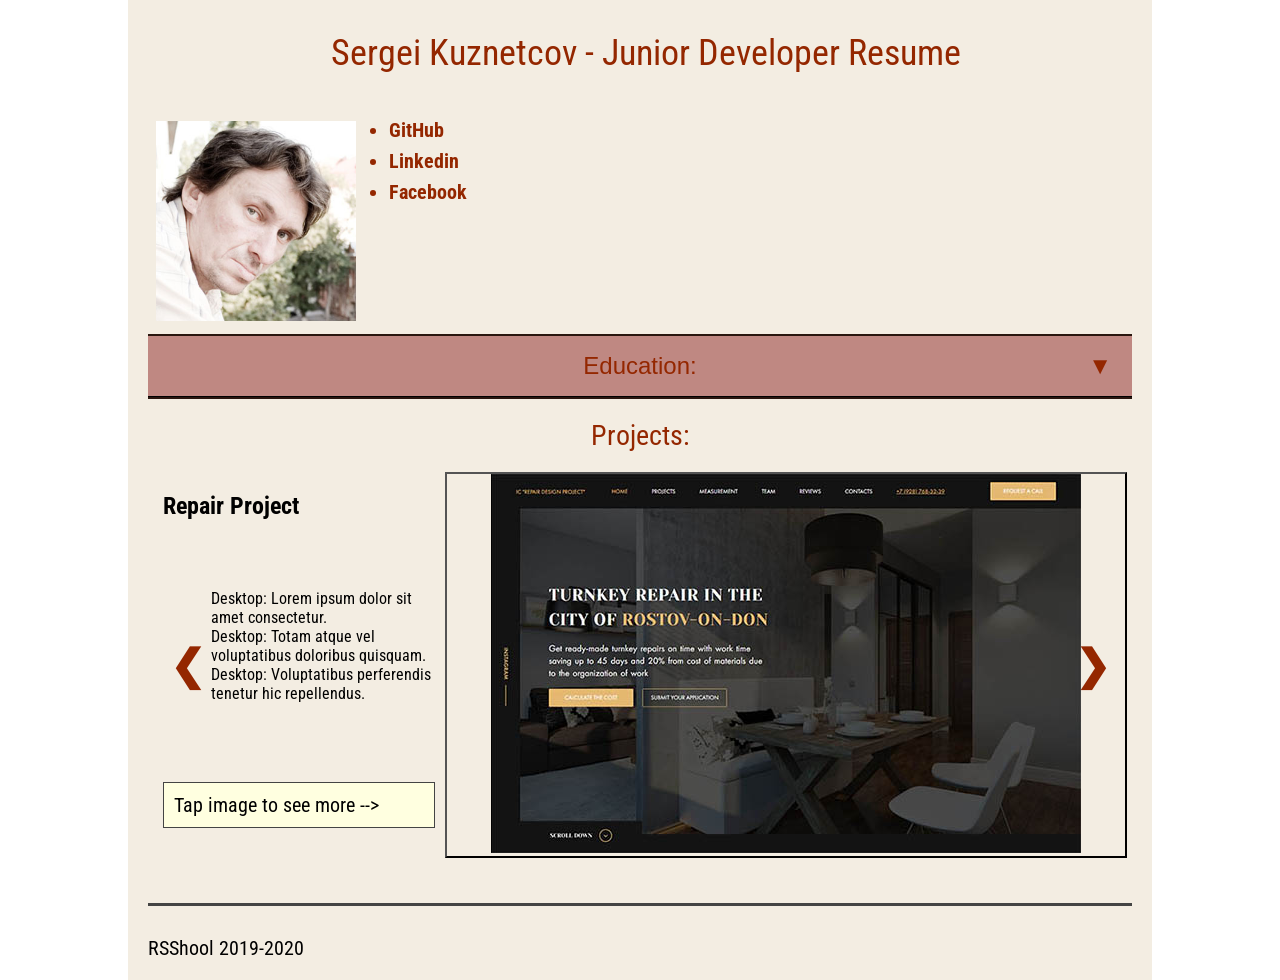
<file: index.html>
<!DOCTYPE html>
<html lang="ru">
<head>
  <meta charset="UTF-8">
  <meta name="viewport" content="width=device-width, initial-scale=1.0">
  <meta http-equiv="X-UA-Compatible" content="ie=edge">
  <title>Portfolio | Sergei Kuznetcov</title>
  <link href="https://fonts.googleapis.com/css?family=Roboto+Condensed&display=swap" rel="stylesheet">
  <link rel="stylesheet" href="./style.css">
</head>
<body>

  <div class="container">
      <h1>Sergei Kuznetcov - Junior Developer Resume</h1>
      <header>
          
          <div class="header__photo">
            <img src="./assets/img/Iam__GIT.jpg" alt="Sergei Kuznetcov" width="200" height="200">
          </div>

          <!-- <h1>Sergei Kuznetcov - Junior Developer Resume</h1> -->
          <div class="header__contact">
            <ul>
                <li><a href="https://github.com/SergSmith64">GitHub</a></li>
                <li><a href="https://www.linkedin.com/in/sergei-kuznetcov-952971121/">Linkedin</a></li>
                <li><a href="https://www.facebook.com/serg4">Facebook</a></li>
            </ul>
          </div>
        </header>

        <main>
          <section class="education-wrapper">
            <button id="top_btn" class="education-btn">Education:</button>
            <div id="list_collapse" class="education-list-show">
              <ul class="education-list">
                <li>Netology.ru</li>
                <li>Geekbrains.ru</li>
                <li>Hexlet</li>
                <li>HTML Academy</li>
                <li>CodeCademy</li>
                <li>freecodecamp.org</li>
              </ul>
            </div>
          </section>
          <section class="project-wrapper">
              <h2>Projects:</h2>
              <div id="swipezone" class="slider_wrap">
                <div class="project-wrapper__item fade">
                  <div class="proj-slider-descr">
                    <div class="proj-slider-descr_title">
                        Repair Project <button class="sw_button" id="sw_btn_1">Show<br>description</button>
                    </div>
                    <div class="proj-slider-descr_text">
                        <p>Desktop: Lorem ipsum dolor sit amet consectetur.</p>
                        <p>Desktop: Totam atque vel voluptatibus doloribus quisquam.</p>
                        <p>Desktop: Voluptatibus perferendis tenetur hic repellendus.</p>
                    </div>
                    <div class="proj-slider-descr_mob" id="descr_1">
                        <p>Mobile: Ipsum lorem ipsum lorem ipsum lorem ipsum</p>
                        <p>Mobile: Ut voluptatum molestias odio consequatur temporibus.</p>
                        <p>Mobile: Doloremque sunt vel repellat tempora maiores.</p>
                    </div>
                    <div class="proj-slider-descr-tap">Tap image to see more --></div>
                  </div>
                  <button class="project-slider_btn" id="repair_btn">
                    <img src="./assets/img/repair-screen-719px.jpg" alt="screen">
                  </button>
                </div>
                <div class="project-wrapper__item fade">
                  <div class="proj-slider-descr">
                      <div class="proj-slider-descr_title">
                          Theyalow Project <button class="sw_button" id="sw_btn_2">Show<br>description</button>
                      </div>
                      <div class="proj-slider-descr_text">
                        <p>Desktop: Lorem ipsum dolor sit amet consectetur.</p>
                        <p>Desktop: Totam atque vel voluptatibus doloribus quisquam.</p>
                        <p>Desktop: Voluptatibus perferendis tenetur hic repellendus.</p>
                      </div>
                      <div class="proj-slider-descr_mob" id="descr_2">
                        <p>Mobile: Ipsum lorem ipsum lorem ipsum lorem ipsum</p>
                        <p>Mobile: Ut voluptatum molestias odio consequatur temporibus.</p>
                        <p>Mobile: Doloremque sunt vel repellat tempora maiores.</p>
                      </div>
                      <div class="proj-slider-descr-tap">Tap image to see more --></div>
                  </div>
                  <button class="project-slider_btn" id="theyal_btn">
                    <img src="./assets/img/theyalow-screen-719px.jpg" alt="screen">
                  </button>
                </div>
                <a class="project-prev" onclick="plusSlides(-1)">&#10094;</a>
                <a class="project-next" onclick="plusSlides(1)">&#10095;</a>
            </div>
          </section>
        </main>
        <footer>RSShool 2019-2020</footer>
  </div>
  <div class="iframe-wrap" id="iwrap">
    <iframe class="iframe" id="iframe" frameborder="0"></iframe>
    <button class="iframe-button" id="back-button">Back</button>
    <button class="iframe-button" id="mode-button">Desktop</button>
  </div>
  <script src="./index.js"></script>
</body>
</html>
</file>
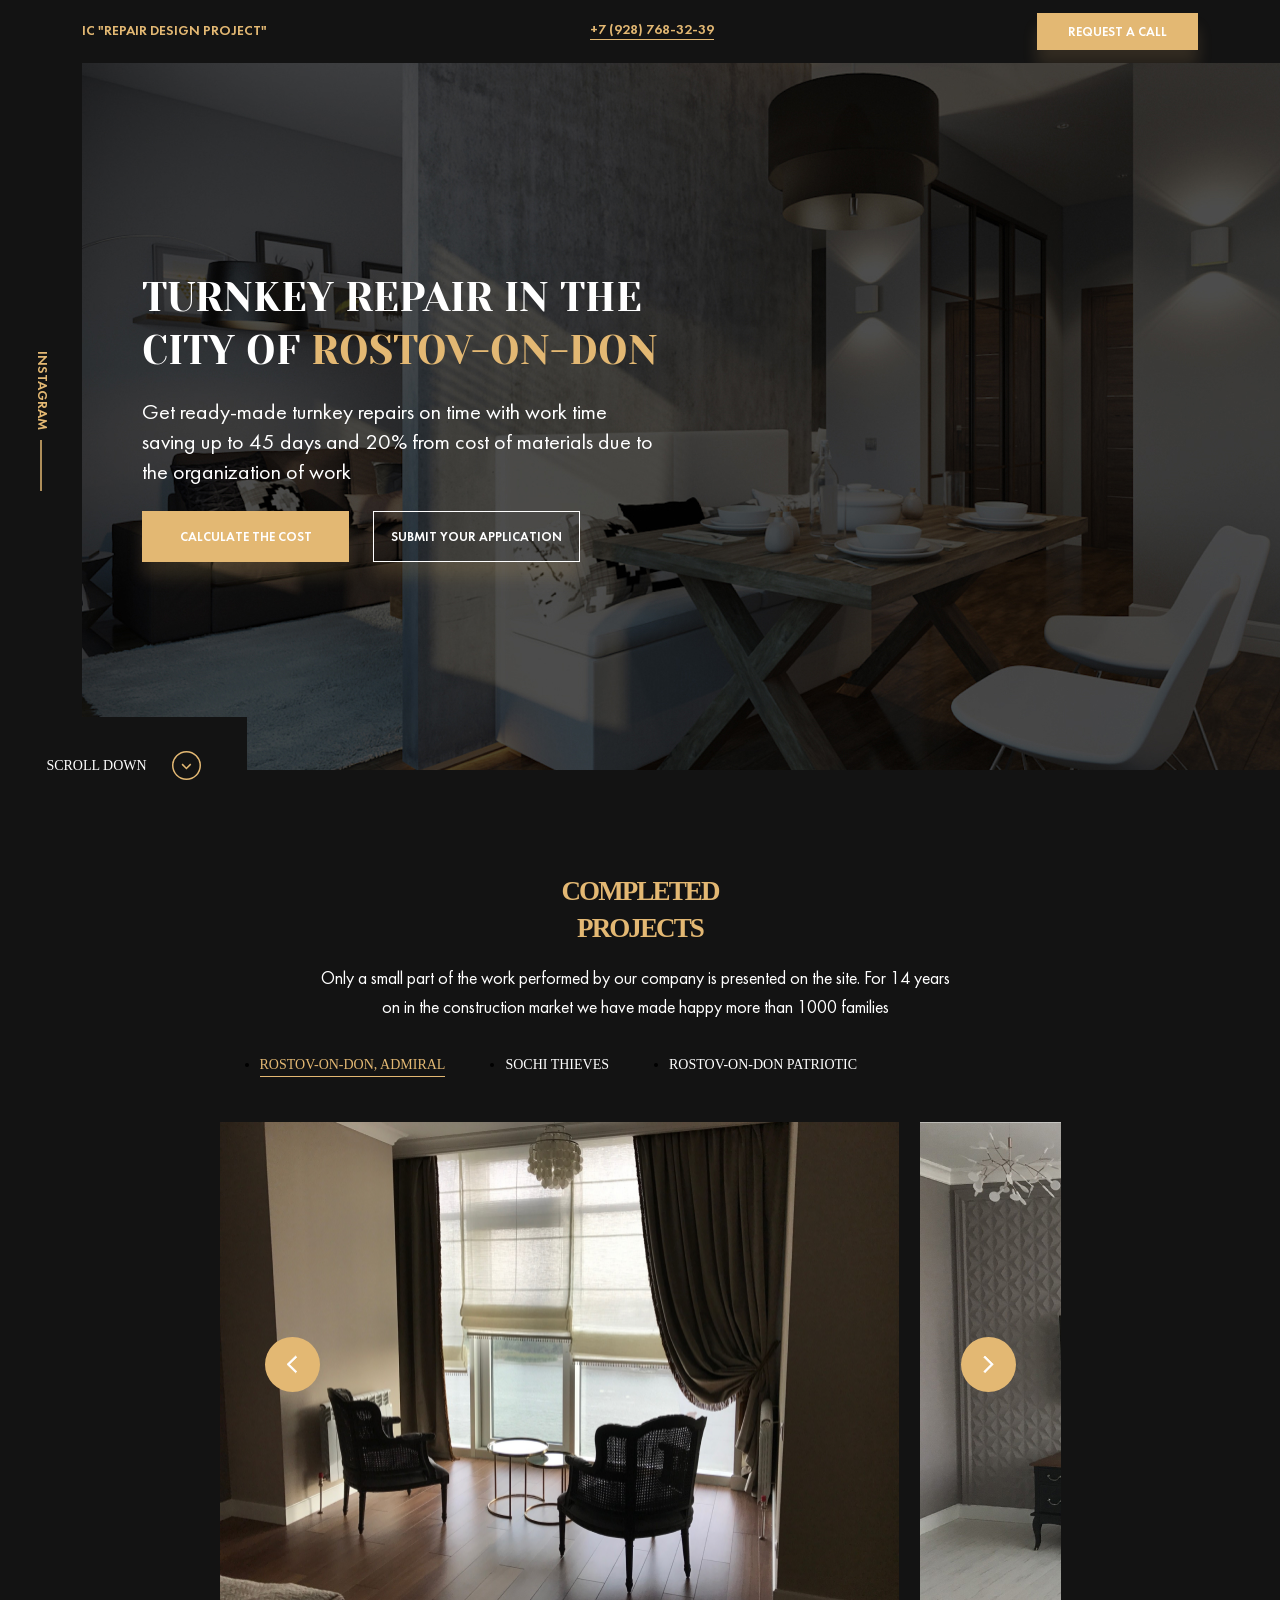
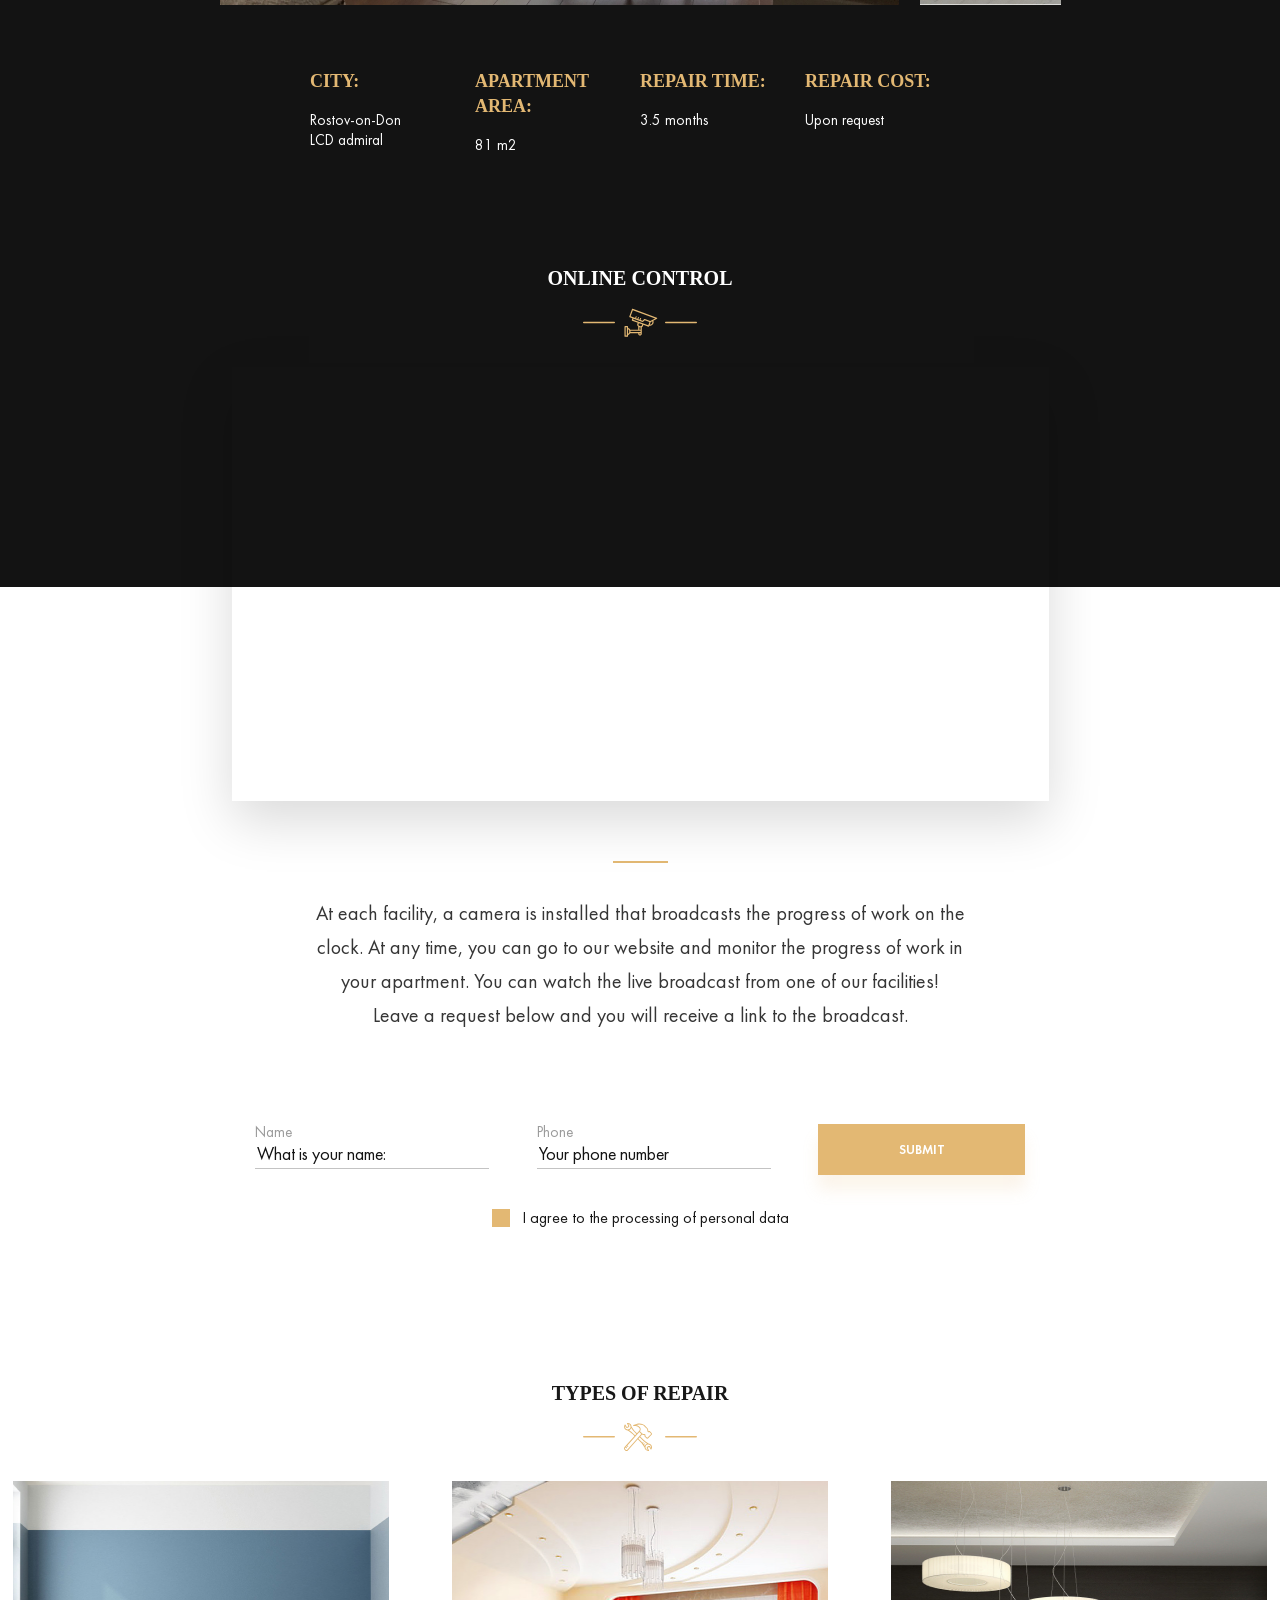
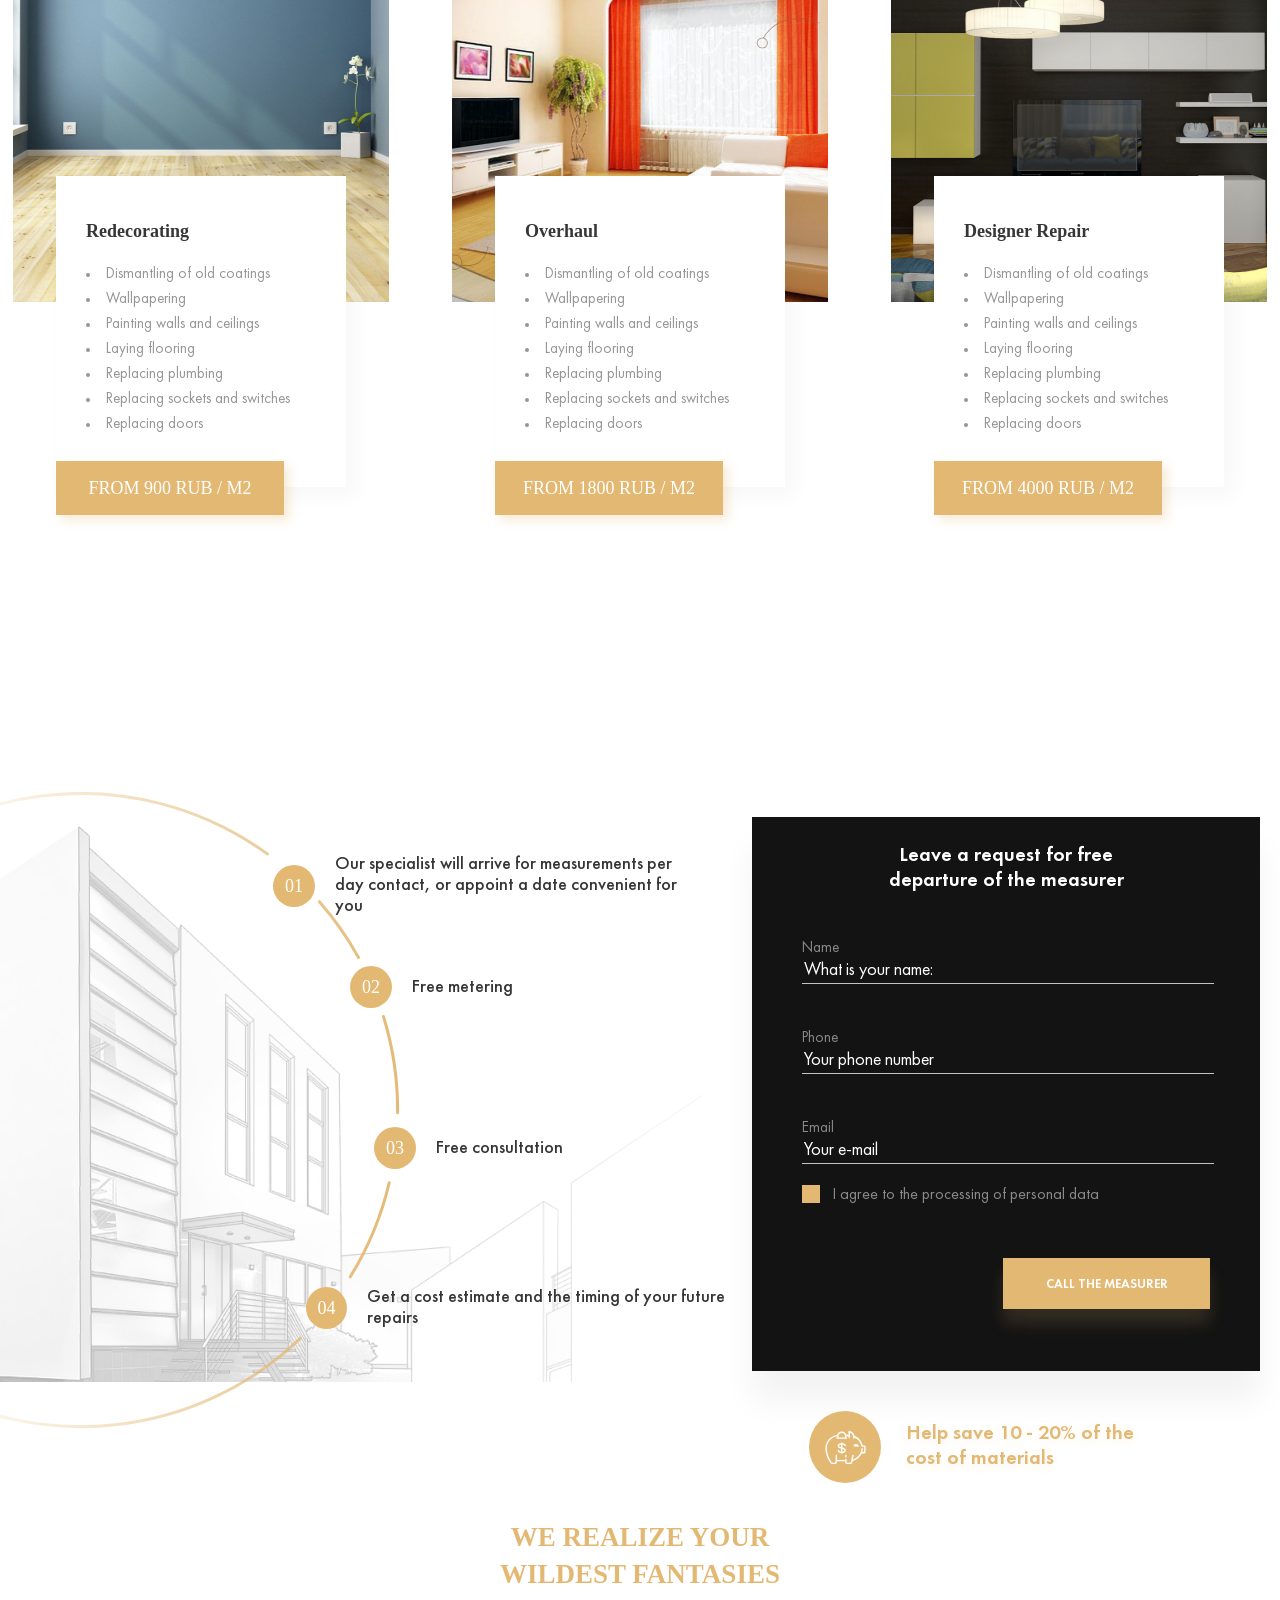
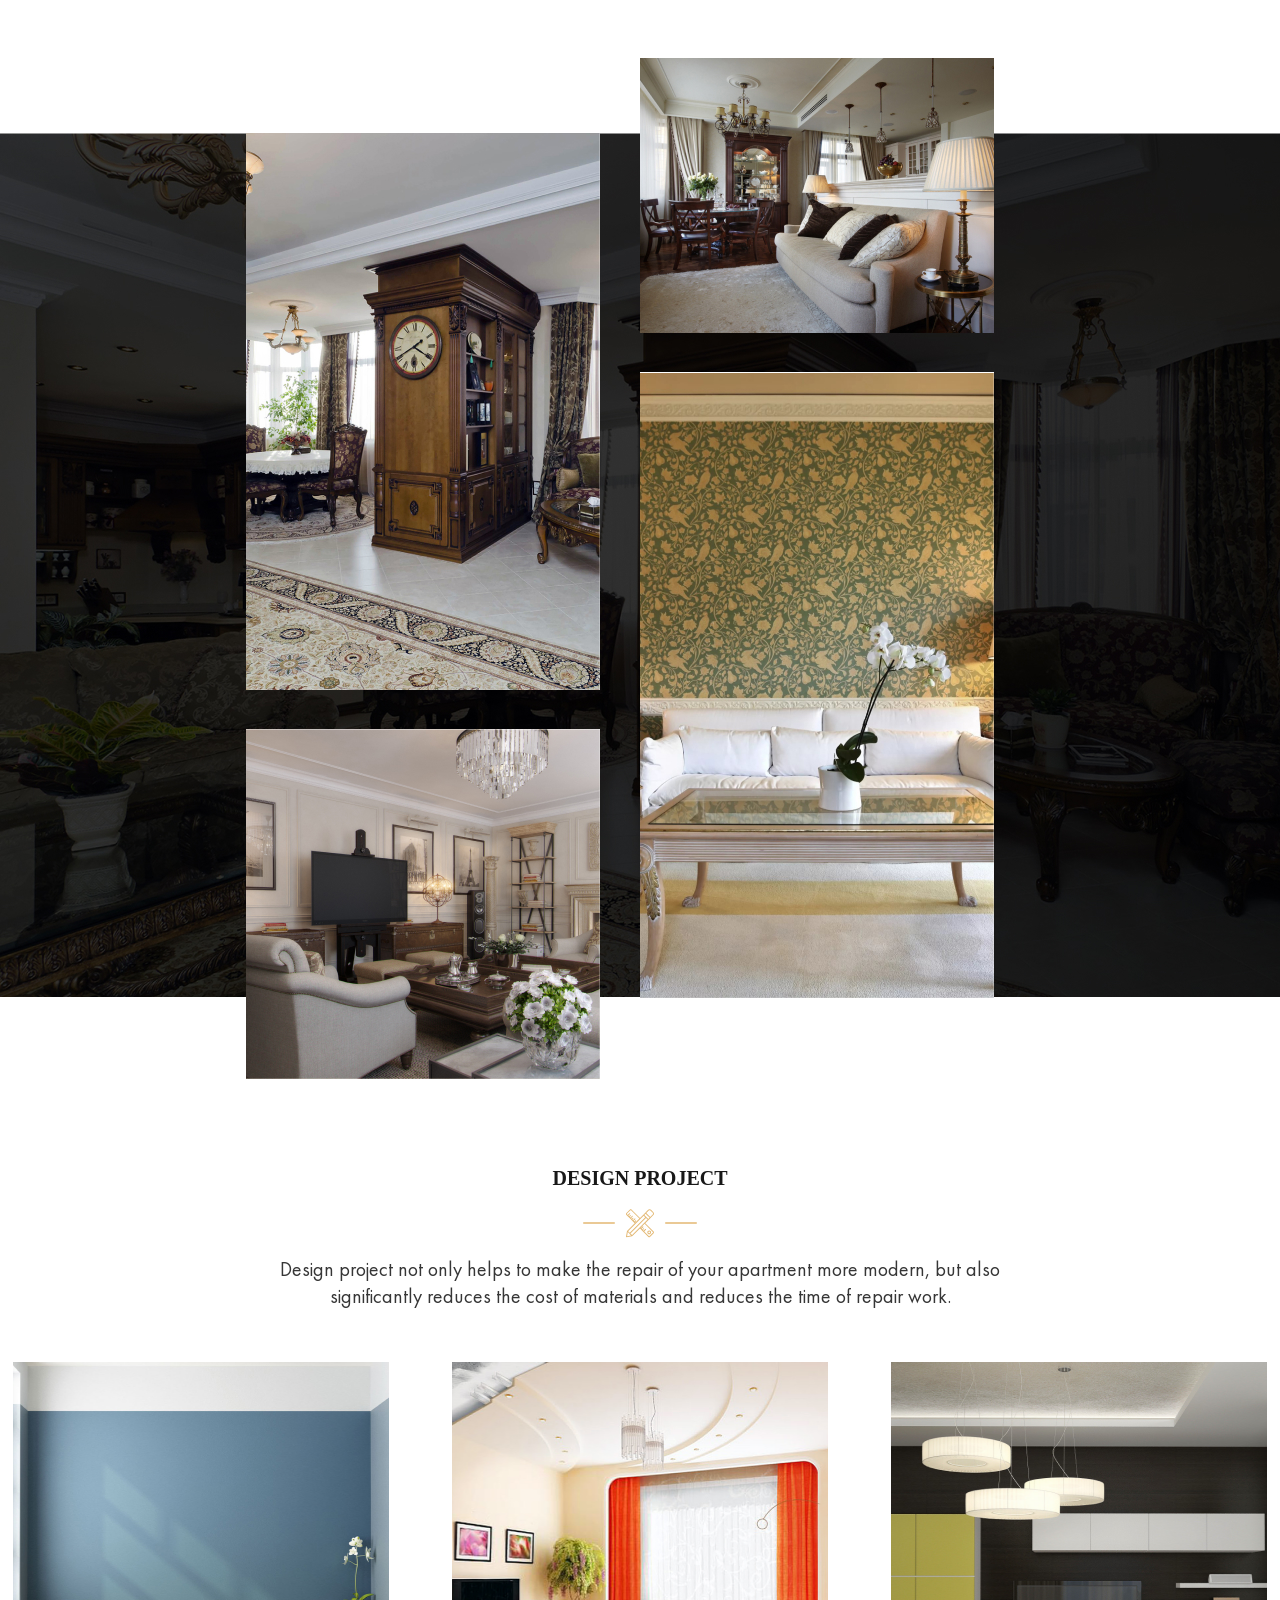
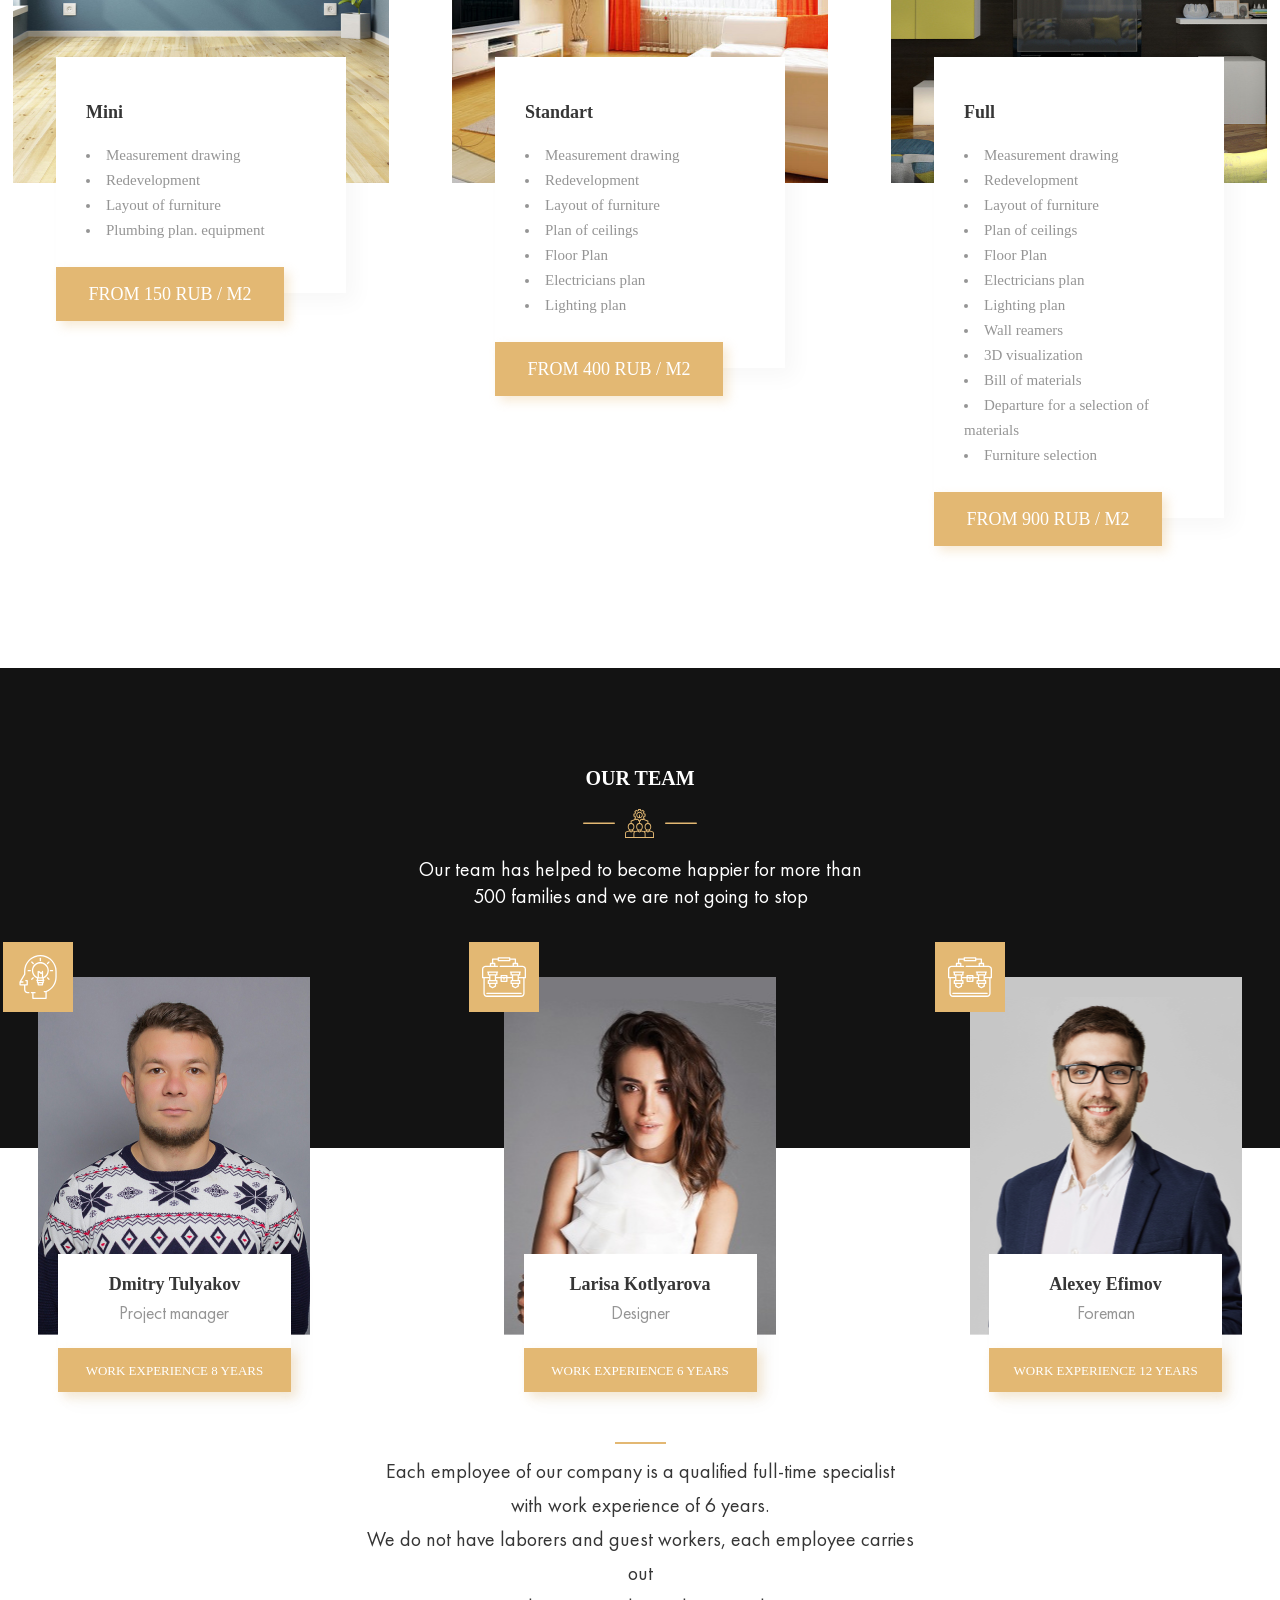
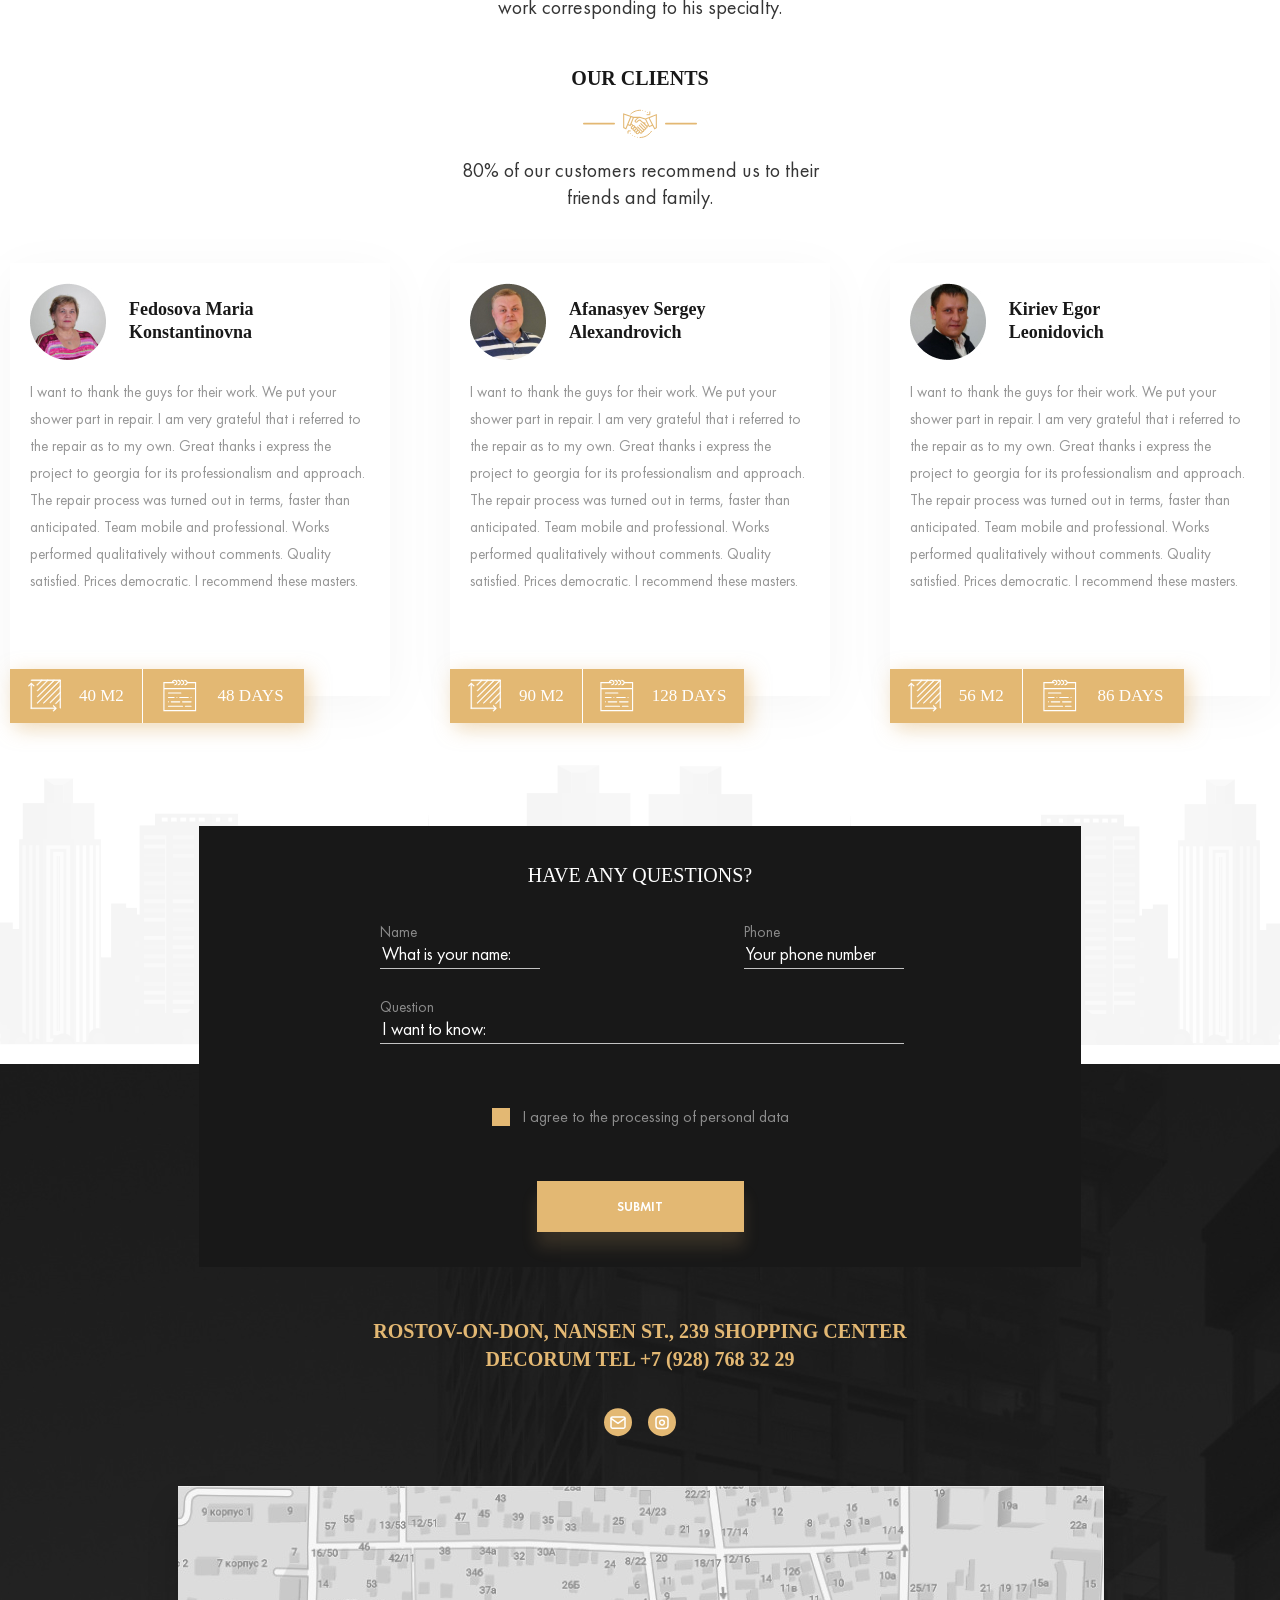
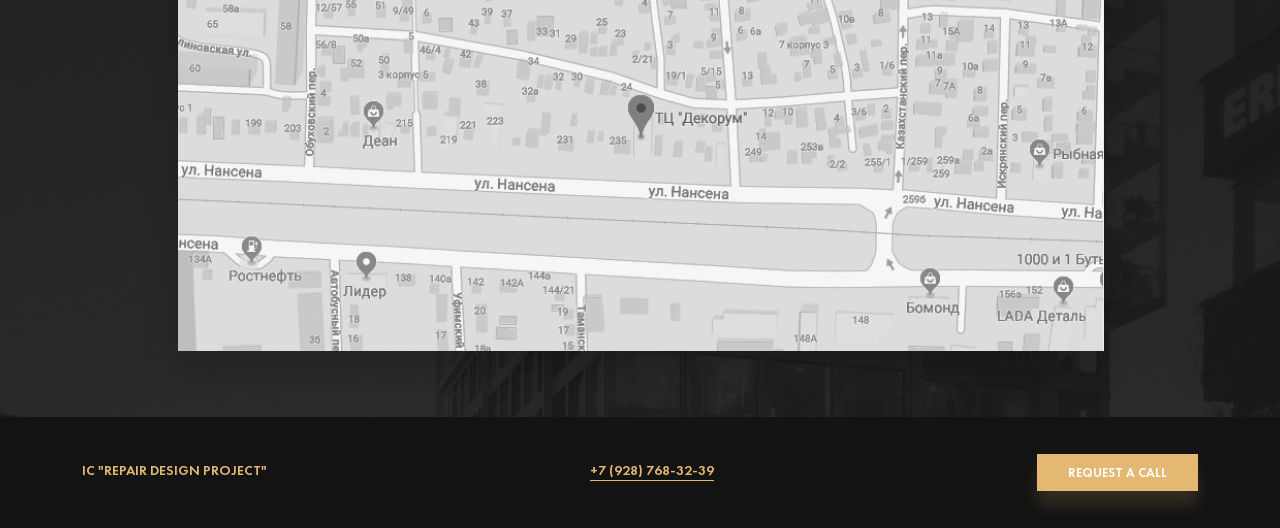
<file: projects/repair-design-project/index.html>
<!DOCTYPE html>
<html lang="ru">
<head>
	<meta charset="UTF-8">
	<meta name="viewport" content="width=device-width, initial-scale=1.0">
	<meta http-equiv="X-UA-Compatible" content="ie=edge">
	<title>Repair Design Project</title>
	<link rel="icon" type="image/png" sizes="32x32" href="./assets/img/favicon.png">
	<link rel="stylesheet" href="./fonts.css">
	<link rel="stylesheet" href="./style.css">
</head>

<body>

	<div class="container">
		<div class="wrapper_hf">
			<header class="head">
				<h1 class="logo">IC "Repair Design Project"</h1>
				<nav class="nav_main">
					<ul class="nav_main-list">
						<li><a href="#" class="nav_main-href nav_main-href_active">home</a></li>
						<li><a href="#" class="nav_main-href">project</a></li>
						<li><a href="#" class="nav_main-href">measurement</a></li>
						<li><a href="#" class="nav_main-href">team</a></li>
						<li><a href="#" class="nav_main-href">reviews</a></li>
						<li><a href="#" class="nav_main-href">contact</a></li>
					</ul>
				</nav>
				<a class="telephone" href="tel:+79287683239">+7 (928) 768-32-39</a>
				<button class="button call_back">request a call</button>
			</header>
		</div>

		<main class="main">

			<div class="wrapper_section">
				<section class="hero">
					<div class="instagram">
						<a href="#" class="instagram-href">instagram <img class="instagram-img" src="./assets/img/insta.svg" alt=""></a>
					</div>
					<div class="cover">
						<div class="wrapper_cover">
							<h2 class="cover_h2">Turnkey Repair in the city of <span>Rostov-on-Don</span></h2>
							<p class="cover_text">Get ready-made turnkey repairs on time with work time saving up to 45 days and 20% from cost of materials due to the organization of work</p>
							<button class="button cover-button">CALCULATE THE COST</button>
							<button class="button cover-button cover-button--submit">SUBMIT YOUR APPLICATION</button>
						</div>
					</div>
					<a class="scroll" href="#">
						Scroll down
						<img class="scroll-img" src="./assets/img/scroll.svg" alt="scroll">
					</a>
				</section>
			</div>


			<div class="wrapper_section">
				<section class="proj">
					<div class="proj_title_wrap--mob">
						<h2 class="proj_title">Completed<br> projects</h2>
						<p class="proj_descr_text">
							Only a small part of the work performed by our company is presented on the site. For 14 years on in the construction market we have made happy more than 1000 families
						</p>
					</div>

					<div class="proj_descr">
						<div class="proj_title_wrap--desktop">
							<h2 class="proj_title">Completed projects <div class="proj_title-line"></div></h2>
							<p class="proj_descr_text">
								Only a small part of the work performed by our company is presented on the site. For 14 years on in the construction market we have made happy more than 1000 families
							</p>
						</div>

						<div class="proj_descr_wrap">
							<div class="proj_descr_block">
								<h3 class="proj_descr_block-title">City:</h3>
								Rostov-on-Don<br>LCD admiral 
							</div>
							<div class="proj_descr_block">
								<h3 class="proj_descr_block-title">apartment area:</h3>
								81 m2
							</div>
							<div class="proj_descr_block">
								<h3 class="proj_descr_block-title">Repair time:</h3>
								3.5 months
							</div>
							<div class="proj_descr_block">
								<h3 class="proj_descr_block-title">Repair Cost:</h3>
								Upon request
							</div>
						</div>

						<div class="proj_controls">
							<a class="proj_controls-arr_left" href="#"><img src="./assets/img/arr-left.svg" alt="arrow"></a>
							<a class="proj_controls-dot proj_controls-dot--active" href="#"></a>
							<a class="proj_controls-dot" href="#"></a>
							<a class="proj_controls-dot" href="#"></a>
							<a class="proj_controls-arr_right" href="#"><img src="./assets/img/arr-right.svg" alt="arrow"></a>
						</div>
					</div>

					<div class="proj_slider_wrapper">
						<nav class="proj_nav">
							<ul class="proj_nav-list">
								<li><a class="proj_nav-list_el proj_nav-list_el--active" href="#">Rostov-on-Don, Admiral</a></li>
								<li><a class="proj_nav-list_el" href="#">Sochi Thieves</a></li>
								<li><a class="proj_nav-list_el" href="#">Rostov-on-Don Patriotic</a></li>
							</ul>
						</nav>

						<div class="proj_slider">
							<button class="proj_slider-button proj_slider-button--right">
								<img src="./assets/img/right-arrow.svg" alt="arrow">
							</button>

							<button class="proj_slider-button proj_slider-button--left">
								<img src="./assets/img/left-arrow.svg" alt="arrow">
							</button>

							<img src="./assets/img/slicer-img-1.jpg" alt="slicer" class="proj_slider-img">
							<img src="./assets/img/slicer-img-2.jpg" alt="slicer" class="proj_slider-img">
							<img src="./assets/img/slicer-img-1-sm.jpg" alt="slicer" class="proj_slider-img--sm">
						</div>

					</div>
				</section>
			</div>


			<div class="wrapper_section">
				<section class="online">

					<div class="online_title">
						<h2 class="online_title-text">online control</h2>
						<img src="./assets/img/camera.svg" alt="camera" class="online_title-img">
					</div>

					<div class="online_video">
							<iframe width="817" height="434" src="https://www.youtube.com/embed/5S1arodjthw?controls=0&amp;start=60" frameborder="0" allow="accelerometer; autoplay; encrypted-media; gyroscope; picture-in-picture" allowfullscreen></iframe>
					</div>
					<div class="online-line"></div>
					<div class="online_text">
						At each facility, a camera is installed that broadcasts the progress of work on the clock. At any time, you can go to our website and monitor the progress of work in your apartment. You can watch the live broadcast from one of our facilities! <br> Leave a request below and you will receive a link to the broadcast.
					</div>
					<form action="#" class="online_form">
						<div class="online_form-block">
							<div class="input_wrapper">
								<label class="label_text" for="name">Name</label>
								<input name="name" placeholder="What is your name:" type="text" required>
							</div>
							<div class="input_wrapper">
								<label for="phone">Phone</label>
								<input name="phone" placeholder="Your phone number" type="text" required>
							</div>
							<input name="submit" type="submit" value="submit" class="button online_button--dt">
						</div>
						<label class="agree">I agree to the processing of personal data
							<input name="agree" type="checkbox" class="agree-input">
							<span class="agree-checkmark"></span>
						</label>
						<input name="submit" type="submit" value="submit" class="button online_button--mob">
					</form>
				</section>
			</div>


			<div class="wrapper_section">
				<section class="types">
					<div class="types_title">
						<h2 class="types_title-text">TYPES OF REPAIR</h2>
						<img src="./assets/img/work-tools.svg" alt="tools" class="types_title-img">
					</div>
					<div class="types_wrapper">
						<div class="types_block types_block--1">
							<div class="types_block_incl">
								<h3 class="types_block_incl-title">Redecorating</h3>
								<list class="types_block_incl-list">
									<li>Dismantling of old coatings</li>
									<li>Wallpapering</li>
									<li>Painting walls and ceilings</li>
									<li>Laying flooring</li>
									<li>Replacing plumbing</li>
									<li>Replacing sockets and switches</li>
									<li>Replacing doors</li>
								</list>
								<div class="types_block_incl-price">from 900 rub / m2</div>
							</div>
						</div>
						<div class="types_block types_block--2">
							<div class="types_block_incl">
								<h3 class="types_block_incl-title">Overhaul</h3>
								<list class="types_block_incl-list">
									<li>Dismantling of old coatings</li>
									<li>Wallpapering</li>
									<li>Painting walls and ceilings</li>
									<li>Laying flooring</li>
									<li>Replacing plumbing</li>
									<li>Replacing sockets and switches</li>
									<li>Replacing doors</li>
								</list>
								<div class="types_block_incl-price">from 1800 rub / m2</div>
							</div>
						</div>
						<div class="types_block types_block--3">
							<div class="types_block_incl">
								<h3 class="types_block_incl-title">Designer Repair</h3>
								<list class="types_block_incl-list">
									<li>Dismantling of old coatings</li>
									<li>Wallpapering</li>
									<li>Painting walls and ceilings</li>
									<li>Laying flooring</li>
									<li>Replacing plumbing</li>
									<li>Replacing sockets and switches</li>
									<li>Replacing doors</li>
								</list>
								<div class="types_block_incl-price">from 4000 rub / m2</div>
							</div>
						</div>
					</div>
				</section>
			</div>


			<div class="wrapper_section">
				<section class="request">
					<div class="request_steps">
						<div>
							<div class="request_steps_step request_steps_step-1">
								<div class="request_steps_step-num">01</div>
								<div class="request_steps_step-text">
									Our specialist will arrive for measurements per day contact, or appoint a date convenient for you
								</div>
							</div>
							<div class="request_steps_step request_steps_step-2">
								<div class="request_steps_step-num">02</div>
								<div class="request_steps_step-text">
									Free metering
								</div>
							</div>
							<div class="request_steps_step request_steps_step-3">
								<div class="request_steps_step-num">03</div>
								<div class="request_steps_step-text">
									Free consultation
								</div>
							</div>
							<div class="request_steps_step request_steps_step-4">
								<div class="request_steps_step-num">04</div>
								<div class="request_steps_step-text">
									Get a cost estimate and the timing of your future repairs
								</div>
							</div>
						</div>
					</div>
					<div class="request_form_wrapper">
						<form action="#" class="request_form">
							<div class="request_form-title">
									Leave a request for free departure of the measurer
							</div>
							<div class="request_form-block">
								<div class="input_wrapper">
									<label class="label_text" for="name">Name</label>
									<input name="name" placeholder="What is your name:" type="text" required>
								</div>
							</div>
							<div class="request_form-block">
									<div class="input_wrapper">
											<label for="phone">Phone</label>
											<input name="phone" placeholder="Your phone number" type="text" required>
										</div>
							</div>
							<div class="request_form-block">
								<div class="input_wrapper">
									<label for="phone">Email</label>
									<input name="phone" placeholder="Your e-mail" type="text" required>
								</div>
							</div>
							<div class="request_check_wrap">
								<label class="agree">I agree to the processing of personal data
									<input name="agree" type="checkbox" class="agree-input">
									<span class="agree-checkmark"></span>
								</label>
							</div>
							<div class="request_button_wrap">
								<input name="submit" type="submit" value="Call the measurer" class="button">
							</div>
						</form>
						<div class="request_pig">
							<div class="request_pig-ico">
								<img src="./assets/img/pig.svg" alt="pig">
							</div>
							<div class="request_pig-text">
									Help save 10 - 20% of the<br> cost of materials
							</div>
						</div>
					</div>
				</section>
			</div>


			<div class="wrapper_section">
				<section class="fantasies">
					<h2 class="fantasies_title fantasies_title--mob">We realize your wildest fantasies</h2>
					<div class="fantasies_descr">
						<h2 class="fantasies_title fantasies_title--dt">We realize your wildest fantasies</h2>
						<list class="fantasies_list">
							<li><a class="fantasies_list-elem fantasies_list-elem--active" href="#">American classic</a></li>
							<li><a class="fantasies_list-elem" href="#">Empire</a></li>
							<li><a class="fantasies_list-elem" href="#">Classical</a></li>
							<li><a class="fantasies_list-elem" href="#">Loft</a></li>
							<li><a class="fantasies_list-elem" href="#">Minimalism</a></li>
							<li><a class="fantasies_list-elem" href="#">Provence</a></li>
							<li><a class="fantasies_list-elem" href="#">Romanticism</a></li>
							<li><a class="fantasies_list-elem" href="#">Scandinavian style</a></li>
							<li><a class="fantasies_list-elem" href="#">Mediterranean style</a></li>
							<li><a class="fantasies_list-elem" href="#">High tech</a></li>
							<li><a class="fantasies_list-elem" href="#">Eclecticism</a></li>
						</list>
					</div>
					<div class="fantasies_pic_wrapper">
						<div class="fantasies_pic_col fantasies_pic_col--one-top">
							<div class="fantasies_pic_elem"><img src="./assets/img/fantasies-1.jpg" alt="fantasies"></div>
							<div class="fantasies_pic_elem"><img src="./assets/img/fantasies-2.jpg" alt="fantasies"></div>
						</div>
						<div class="fantasies_pic_col fantasies_pic_col--twice-top">
							<div class="fantasies_pic_elem"><img src="./assets/img/fantasies-3.jpg" alt="fantasies"></div>
							<div class="fantasies_pic_elem"><img src="./assets/img/fantasies-4.jpg" alt="fantasies"></div>
						</div>
					</div>
					<div class="fantasies_slider_wrapper">
						<button class="fantasies_slider-button fantasies_slider-button--left">
							<img src="./assets/img/left-arrow.svg" alt="arrow">
						</button>
						<button class="fantasies_slider-button fantasies_slider-button--right">
							<img src="./assets/img/right-arrow.svg" alt="arrow">
						</button>
						<div class="fantasies_slider">
							<img src="./assets/img/fantasy-mob.jpg" alt="fantasies">
						</div>
					</div>
				</section>
			</div>


			<div class="wrapper_section">
				<section class="levels">
					<div class="levels_title">
						<h2 class="levels_title-text">design project</h2>
						<img src="./assets/img/design-tools.svg" alt="tools" class="levels_title-img">
						<p>Design project not only helps to make the repair of your apartment more modern, but also significantly reduces the cost of materials and reduces the time of repair work.</p>
					</div>
					<div class="levels_wrapper">
						<div class="levels_block levels_block--1">
							<div class="levels_block_incl">
								<h3 class="levels_block_incl-title">Mini</h3>
								<list class="levels_block_incl-list">
									<li>Measurement drawing</li>
									<li>Redevelopment</li>
									<li>Layout of furniture</li>
									<li>Plumbing plan. equipment</li>
								</list>
								<div class="levels_block_incl-price">from 150 rub / m2</div>
							</div>
						</div>
						<div class="levels_block levels_block--2">
							<div class="levels_block_incl">
								<h3 class="levels_block_incl-title">Standart</h3>
								<list class="levels_block_incl-list">
									<li>Measurement drawing</li>
									<li>Redevelopment</li>
									<li>Layout of furniture</li>
									<li>Plan of ceilings</li>
									<li>Floor Plan</li>
									<li>Electricians plan</li>
									<li>Lighting plan</li>
								</list>
								<div class="levels_block_incl-price">from 400 rub / m2</div>
							</div>
						</div>
						<div class="levels_block levels_block--3">
							<div class="levels_block_incl">
								<h3 class="levels_block_incl-title">Full</h3>
								<list class="levels_block_incl-list">
									<li>Measurement drawing</li>
									<li>Redevelopment</li>
									<li>Layout of furniture</li>
									<li>Plan of ceilings</li>
									<li>Floor Plan</li>
									<li>Electricians plan</li>
									<li>Lighting plan</li>
									<li>Wall reamers</li>
									<li>3D visualization</li>
									<li>Bill of materials</li>
									<li>Departure for a selection of materials</li>
									<li>Furniture selection</li>
								</list>
								<div class="levels_block_incl-price">from 900 rub / m2</div>
							</div>
						</div>
					</div>
				</section>
			</div>


			<div class="wrapper_section">
				<section class="six_steps">
					<div class="six_steps_descr">
						<div class="six_steps-subtitle">How we are working</div>
						<h2 class="six_steps_title">6 steps to<br>the goal<div class="six_steps_title-line"></div></h2>
						
						<div class="six_steps_descr_wrap">
							<div class="six_steps_descr_block">
								<div class="six_steps_descr_block-num">1/6</div>
								<h3 class="six_steps_descr_block-title">Departure for<br>measurements premises</h3>
								After your call, we go to you to consult and measure the premises of your apartment. During our meeting, you can ask absolutely any number of questions. An appraiser-appraiser leaves to measure the room. He will advise you on the issues of repair technology, apartment design, terms of repair of the apartment as a whole and its individual stages.
							</div>
						</div>

						<div class="six_steps_controls">
							<a class="six_steps_controls-arr_left" href="#"><img src="./assets/img/arr-left.svg" alt="dot"></a>
							<a class="six_steps_controls-dot six_steps_controls-dot--active" href="#"></a>
							<a class="six_steps_controls-dot" href="#"></a>
							<a class="six_steps_controls-dot" href="#"></a>
							<a class="six_steps_controls-dot" href="#"></a>
							<a class="six_steps_controls-dot" href="#"></a>
							<a class="six_steps_controls-dot" href="#"></a>
							<a class="six_steps_controls-arr_right" href="#"><img src="./assets/img/arr-right.svg" alt="dot"></a>
						</div>
					</div>

					<div class="six_steps_pic_wrapper">
						<div class="six_steps_pic_names_wrapper">
							<div class="six_steps_pic_names">
								<div class="six_steps_pic_names-elem six_steps_pic_names-elem--active">
									<div class="six_steps_pic_names-elem_num">01</div><br>
									Departure to room measurements
								</div>
								<div class="six_steps_pic_names-elem">
									<div class="six_steps_pic_names-elem_num">02</div><br>
									Compilation estimates
								</div>
								<div class="six_steps_pic_names-elem">
									<div class="six_steps_pic_names-elem_num">03</div><br>
									Development project design
								</div>
							</div>
							<div class="six_steps_pic_names">
								<div class="six_steps_pic_names-elem">
									<div class="six_steps_pic_names-elem_num">04</div><br>
									Purchasing Supplies
								</div>
								<div class="six_steps_pic_names-elem">
									<div class="six_steps_pic_names-elem_num">05</div><br>
									Repair finishing work
								</div>
								<div class="six_steps_pic_names-elem">
									<div class="six_steps_pic_names-elem_num">06</div><br>
									Some words in russian
								</div>
							</div>
						</div>
						<div class="six_steps_pic">
							<img src="./assets/img/six-steps-img.jpg" alt="steps" class="six_steps_pic-img">
						</div>
					</div>

				</section>
			</div>


			<div class="wrapper_section">
				<section class="team">
					<div class="team_title">
						<h2 class="team_title-text">our team</h2>
						<img src="./assets/img/group-ico.svg" alt="ico" class="team_title-img">
						<p>Our team has helped to become happier for more than 500 families and we are not going to stop</p>
					</div>
					<div class="team_wrapper">
						<div class="team_block team_block--1">
							<div class="team_block-ico"><img src="./assets/img/brain-ico.svg" alt="ico"></div>
							<div class="team_block_incl">
								<h3 class="team_block_incl-title">Dmitry Tulyakov</h3>
								<div class="team_block_incl-job">Project manager</div>
								<div class="team_block_incl-years">Work experience 8 years</div>
							</div>
						</div>
						<div class="team_block team_block--2">
								<div class="team_block-ico"><img src="./assets/img/portfolio-ico.svg" alt=""></div>
							<div class="team_block_incl">
								<h3 class="team_block_incl-title">Larisa Kotlyarova</h3>
								<div class="team_block_incl-job">Designer</div>
								<div class="team_block_incl-years">Work experience 6 years</div>
							</div>
						</div>
						<div class="team_block team_block--3">
								<div class="team_block-ico"><img src="./assets/img/portfolio-ico.svg" alt="ico"></div>
							<div class="team_block_incl">
								<h3 class="team_block_incl-title">Alexey Efimov</h3>
								<div class="team_block_incl-job">Foreman</div>
								<div class="team_block_incl-years">Work experience 12 years</div>
							</div>
						</div>
					</div>
					<div class="team_tail">
						<div class="team_tail-line"></div><br>
						Each employee of our company is a qualified full-time specialist<br> with work experience of 6 years.<br>
						We do not have laborers and guest workers, each employee carries out<br> work corresponding to his specialty.
					</div>
				</section>
			</div>


			<div class="wrapper_section">
				<section class="clients">
					<div class="clients_title">
						<h2 class="clients_title-text">our clients</h2>
						<img src="./assets/img/shake-hands.svg" alt="client" class="clients_title-img">
						<p>80% of our customers recommend us to their friends and family.</p>
					</div>
					<div class="clients_wrapper">
						<div class="clients_block">
							<div class="clients_block_title">
								<img src="./assets/img/client-1.jpg" alt="client">
								<div class="clients_block_title-name">Fedosova Maria Konstantinovna</div>
							</div>
							I want to thank the guys for their work. We put your shower part in repair. I am very grateful that i referred to the repair as to my own. Great thanks i express the project to georgia for its professionalism and approach. The repair process was turned out in terms, faster than anticipated. Team mobile and professional. Works performed qualitatively without comments. Quality satisfied. Prices democratic. I recommend these masters.
							<div class="clients_block_info">
								<div class="clients_block_info-sqw">
									<img src="./assets/img/square-ico.svg" alt="client">
									40 m2
								</div>
								<div class="clients_block_info-days">
									<img src="./assets/img/note-ico.svg" alt="client">
									48 days
								</div>
							</div>
						</div>
						<div class="clients_block">
								<div class="clients_block_title">
									<img src="./assets/img/client-2.jpg" alt="client">
									<div class="clients_block_title-name">Afanasyev Sergey Alexandrovich</div>
								</div>
								I want to thank the guys for their work. We put your shower part in repair. I am very grateful that i referred to the repair as to my own. Great thanks i express the project to georgia for its professionalism and approach. The repair process was turned out in terms, faster than anticipated. Team mobile and professional. Works performed qualitatively without comments. Quality satisfied. Prices democratic. I recommend these masters.
								<div class="clients_block_info">
									<div class="clients_block_info-sqw">
										<img src="./assets/img/square-ico.svg" alt="client">
										90 m2
									</div>
									<div class="clients_block_info-days">
										<img src="./assets/img/note-ico.svg" alt="client">
										128 days
									</div>
								</div>
							</div>
							<div class="clients_block">
									<div class="clients_block_title">
										<img src="./assets/img/client-3.jpg" alt="client">
										<div class="clients_block_title-name">Kiriev Egor Leonidovich</div>
									</div>
									I want to thank the guys for their work. We put your shower part in repair. I am very grateful that i referred to the repair as to my own. Great thanks i express the project to georgia for its professionalism and approach. The repair process was turned out in terms, faster than anticipated. Team mobile and professional. Works performed qualitatively without comments. Quality satisfied. Prices democratic. I recommend these masters.
									<div class="clients_block_info">
										<div class="clients_block_info-sqw">
											<img src="./assets/img/square-ico.svg" alt="client">
											56 m2
										</div>
										<div class="clients_block_info-days">
											<img src="./assets/img/note-ico.svg" alt="client">
											86 days
										</div>
									</div>
								</div>
					</div>
				</section>
			</div>


			<div class="wrapper_section">
				<section class="contacts">
					<form action="#" class="contacts_form">
						<div class="contacts_form-title">
								have any questions?
						</div>

						<div class="contacts_form-block">
							<div class="input_wrapper">
								<label class="label_text" for="name">Name</label>
								<input name="name" placeholder="What is your name:" type="text" required>
							</div>
							<div class="input_wrapper">
								<label for="phone">Phone</label>
								<input name="phone" placeholder="Your phone number" type="text" required>
							</div>
						</div>

						<div class="contacts_form-block contacts_form-block--long">
							<div class="input_wrapper">
								<label class="label_text" for="name">Question</label>
								<input name="name" placeholder="I want to know:" type="text" required>
							</div>
						</div>

						<label class="agree">I agree to the processing of personal data
							<input name="agree" type="checkbox" class="agree-input">
							<span class="agree-checkmark"></span>
						</label>
						<input name="submit" type="submit" value="submit" class="button">
					</form>
					<div class="map_wrapper--mob">
						<img src="./assets/img/map.jpg" alt="">
					</div>
					<h2 class="contacts_address">Rostov-on-Don, Nansen St., 239 Shopping Center Decorum Tel +7 (928) 768 32 29</h2>
					<div class="contacts_links">
						<a href="mailto:example@gmail.com"><img src="./assets/img/mail.svg" alt="ico"></a>
						<a href="#"><img src="./assets/img/insta-ico.svg" alt="ico"></a>
					</div>
					<div class="map_wrapper--dt">
						<img src="./assets/img/map.jpg" alt="map">
					</div>
				</section>
			</div>

		</main>


		<div class="wrapper_hf">
			<footer class="footer">
				<div class="logo">IC "Repair Design Project"</div>
				<nav class="nav_main">
					<ul class="nav_main-list">
						<li><a href="#" class="nav_main-href nav_main-href--active">home</a></li>
						<li><a href="#" class="nav_main-href">project</a></li>
						<li><a href="#" class="nav_main-href">measurement</a></li>
						<li><a href="#" class="nav_main-href">team</a></li>
						<li><a href="#" class="nav_main-href">reviews</a></li>
						<li><a href="#" class="nav_main-href">contact</a></li>
					</ul>
				</nav>
				<a class="telephone" href="tel:+79287683239">+7 (928) 768-32-39</a>
				<button class="button call_back">request a call</button>
			</footer>
		</div>

	</div>
</body>
</html>
</file>
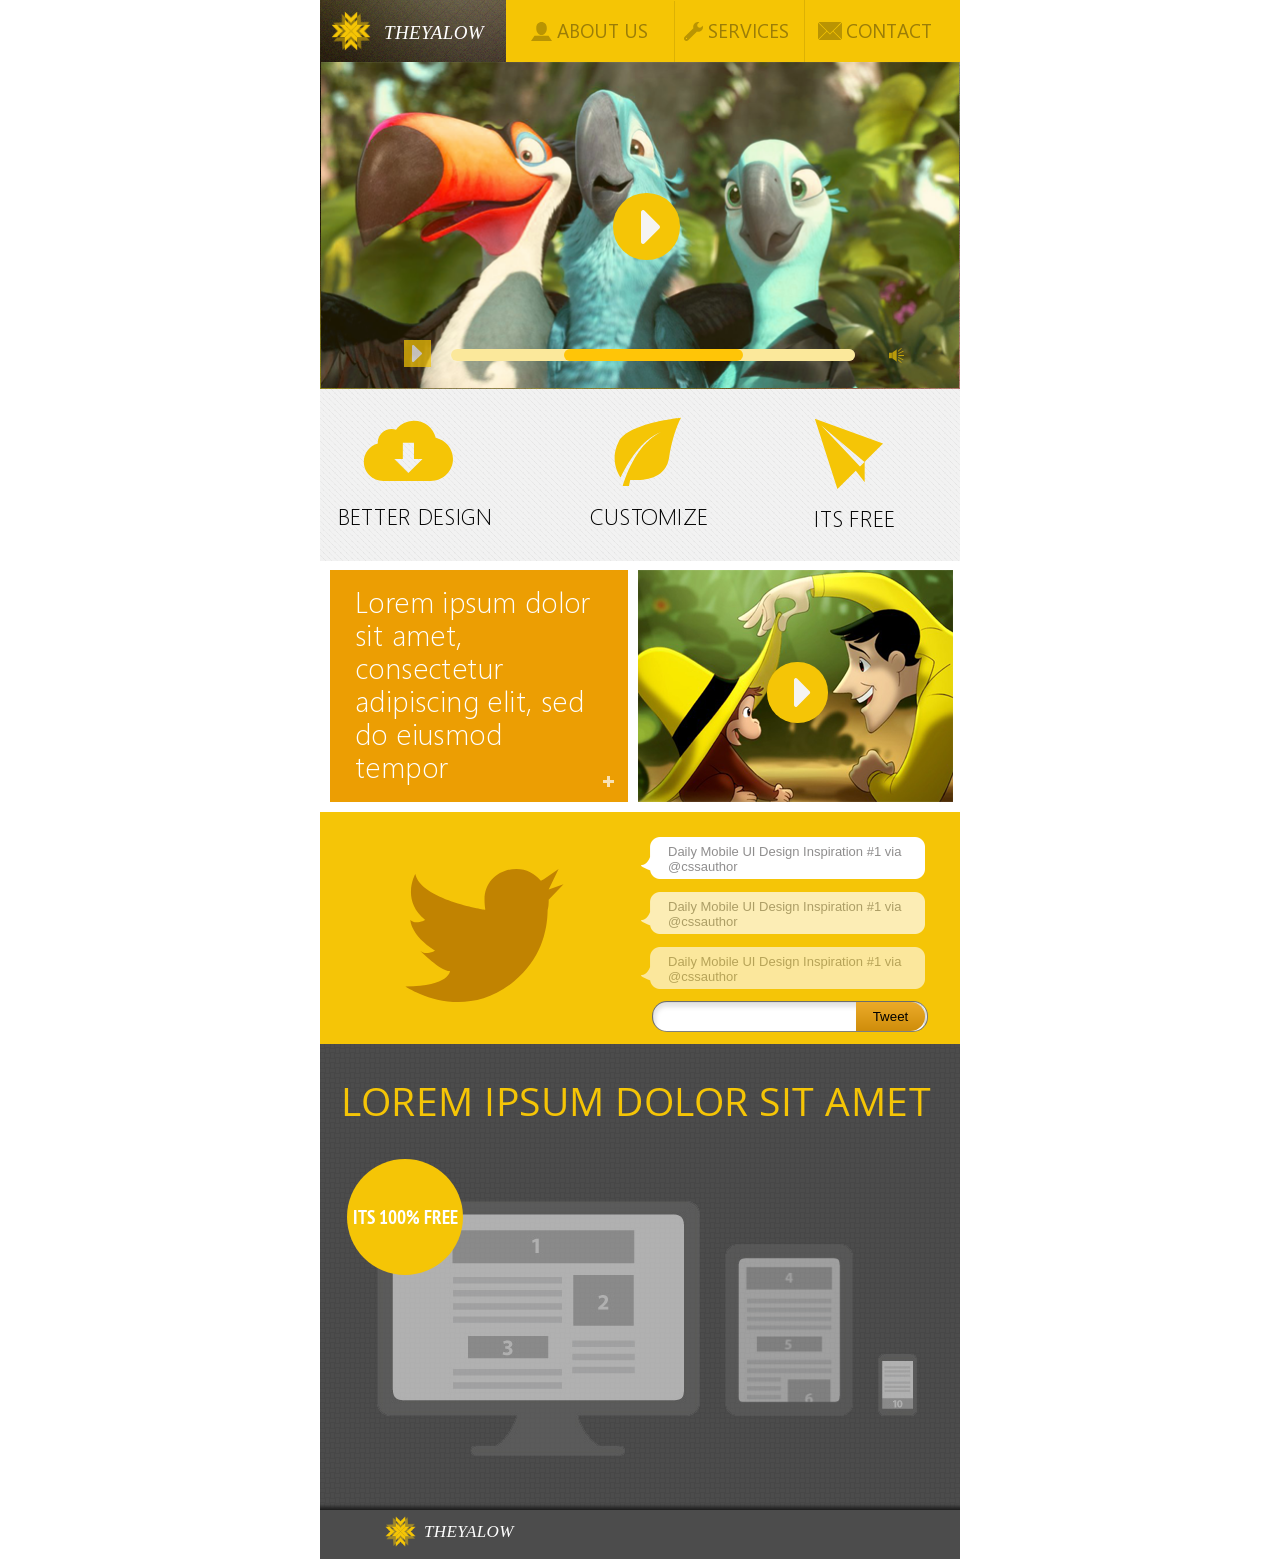
<file: projects/theyalow/index.html>
<!DOCTYPE html>
<html lang="ru">
<head>
  <meta charset="UTF-8">
  <meta name="viewport" content="width=device-width, initial-scale=1.0">
  <meta http-equiv="X-UA-Compatible" content="ie=edge">
  <link rel="stylesheet" href="./style.css">
  <title>THEYALOW</title>
</head>

<body>
  <div class="top-wrapper">
    <div class="arr-btn arr-btn-left">
      <a href="#" class="arr-left"><img src="./assets/images/arr-left.svg" alt="arr-left"></a>
    </div>
    <div class="arr-btn arr-btn-right">
        <a href="#" class="arr-right"><img src="./assets/images/arr-right.svg" alt="arr-right"></a>
    </div>


    <header class="head">
      <div class="logo">
        <div class="logo-ico">
          <img src="./assets/images/logo-top.png" alt="Logo" class="logo-top">
        </div>
        <div class="logo-text">theyalow</div>
      </div>
      <nav class="nav-wrapper">
        <div class="nav-layer nav-layer-one"></div>
        <div class="nav-layer nav-layer-two"></div>
        <div class="nav-layer nav-main">
          <ul>
            <li><a href="#" class="about"><img src="./assets/images/about-us-ico.svg" alt="about-us" class="nav-ico">about us</a></li>
            <li><a href="#" class="service"><img src="./assets/images/services-ico.svg" alt="services" class="nav-ico">services</a></li>
            <li><a href="#" class="contact"><img src="./assets/images/contact-ico.svg" alt="contact" class="nav-ico">contact</a></li>
          </ul>
        </div>
      </nav>
    </header>

    <section class="video">
      <div class="player">
        <div class="play-btn">
          <a href="#" ><img src="./assets/images/play-btn.svg" alt="play"></a>
        </div>
        <div class="play-sm-btn">
          <a href="#"><img src="./assets/images/play-sm-btn.svg" alt="play"></a>
        </div>
        <div class="sound-sm-btn">
            <a href="#"><img src="./assets/images/sound-sm-btn.svg" alt="sound"></a>
          </div>
        <div class="range-line">
          <input type="range">
        </div>
        <video class="desktop-vid" src="" poster="./assets/images/parrots.png"></video>
        <video class="mob-vid" src="" poster="./assets/images/parrots-mob.png"></video>
      </div>
      <div class="motto">
        <div class="motto-yellow">The cool</div>
        <div class="motto-white">The minimal</div>
      </div>
    </section>

  </div>

  <main>

    <div class="icons-wrapper">
      <section class="icons">
        <div class="icon-box cloud-box">
          <img src="./assets/images/cloud-ico.svg" alt="cloud" class="icon-cloud">
          <p class="text-cloud">better design</p>
        </div>
        <div class="icon-box leaf-box">
          <img src="./assets/images/leaf-ico.svg" alt="leaf" class="icon-leaf">
          <p class="text-leaf">customize</p>
        </div>
        <div class="icon-box plan-box">
          <img src="./assets/images/plan-ico.svg" alt="plan" class="icon-plan">
          <p class="text-plan">its free</p>
        </div>
      </section>
    </div>


    <div class="twit-wrapper">
      <div class="twit-gradient"></div>
      <section class="twit">
        <h2>Lorem ipsum dolor sit amet</h2>
        <div class="news-wrapper">
          <div class="date-month">
            <div class="date">25</div>
            <div class="month">april</div>
          </div>
          <div class="range-line-tw">
            <input type="range">
          </div>
          <div class="news-block news-block-text">
            <a href="#" class="plus"><img src="./assets/images/plus-ico.svg" alt="ico"></a>
            <p>Lorem ipsum dolor sit amet, consectetur adipiscing elit, sed do eiusmod tempor</p>
          </div>
          <div class="news-block news-block-vid">
            <div class="play-btn">
              <a href="#" ><img src="./assets/images/play-btn.svg" alt="play"></a>
            </div>
            <video src="" poster="./assets/images/fb-video.png"></video>
          </div>
          <div class="news-block news-block-twit">
            <div class="num">22</div>
            <a href="#" class="plus"><img src="./assets/images/plus-ico.svg" alt="ico"></a>
            <div class="twitter-logo"></div>
            <div class="twitter-rap">
              <div class="twitter-message">Daily Mobile UI Design Inspiration #1  via @cssauthor</div>
              <div class="twitter-message twitter-message--07">Daily Mobile UI Design Inspiration #1  via @cssauthor</div>
              <div class="twitter-message twitter-message--06">Daily Mobile UI Design Inspiration #1  via @cssauthor</div>
              <form action="submit" class="submit">
                <input type="text" class="tweet-input">
                <input type="submit" class="tweet-submit" value="Tweet">
              </form>
            </div>
          </div>
        </div>
      </section>
    </div>

    <div class="screens-wrapper">
      <div class="screens">
        <h2>Lorem ipsum dolor sit amet</h2>
        <div class="cont-scr-wrapper">
          <div class="free">its 100% free</div>
          <div class="scr-list">
            <img src="./assets/images/desktop-img.png" alt="desktop" class="desktop-img">
            <img src="./assets/images/tablet-img.png" alt="tablet" class="tablet-img">
            <img src="./assets/images/mobile-img.png" alt="mobile" class="mobile-img">
          </div>
          <div class="text-list">
            <ul>
              <li>Sed ut perspiciatis unde omnis</li>
              <li>Lorem ipsum dolor sit amet, con- sectetur adipisicing </li>
              <li>Sed ut perspiciatis unde omnis</li>
              <li>Lorem ipsum dolor sit amet, con- sectetur adipisicing </li>
            </ul>
          </div>
        </div>
      </div>
    </div>

  </main>


  <div class="footer-wrapper">
      <div class="footer-gradient"></div>
      <footer>
        <div class="logo">
          <div class="logo-ico">
            <img src="./assets/images/logo-top.png" alt="logo" class="logo-img">
          </div>
          <div class="logo-text">
            theyalow
          </div>
        </div>
      </footer>
  </div>

</body>

</html>
</file>
<file: style.css>
* {
  margin: 0;
  padding: 0;
}

body {
  position: relative;
  font-size: 20px;
  font-family: 'Roboto Condensed', sans-serif;
}

a {
  color: #942700;
  text-decoration: none;
  font-weight: bold;
}

h1,
h2 {
  font-family: "Roboto Condensed", sans-serif;
  font-weight: normal;
  text-align: center;
  padding-bottom: 15px;
  color: #942700;
}

h1 {
  font-size: 36px;
  padding-left: 12px;
  padding-top: 28px;
  line-height: 1.4;
}

h2 {
  font-size: 28px;
  padding-top: 0;
}

.container {
  -webkit-box-sizing: border-box;
          box-sizing: border-box;
  max-width: 1024px;
  margin: 0 auto;
  padding: 0 20px;
  background-color: #f3ede2;
}

header {
  display: -webkit-box;
  display: -ms-flexbox;
  display: flex;
}

header ul {
  margin-left: 25px;
}

header li {
  color: #942700;
  line-height: 1.3;
}

.header__photo {
  padding: 8px;
  padding-top: 28px;
  margin-right: 0;
}

.header__contact {
  padding-top: 24px;
}

li {
  margin-bottom: 5px;
}

section {
  padding-top: 0px;
  border-top: 2px solid #29160f;
}

.education-btn {
  position: relative;
  background-color: rgba(131, 21, 21, 0.467);
  color: #942700;
  cursor: pointer;
  padding: 16px;
  width: 100%;
  font-size: 24px;
  text-align: center;
  border: none;
  border-bottom: 1px solid #000;
  outline: none;
  -webkit-transition: 1.3s;
  transition: 1.3s;
}

.education-btn:hover {
  background-color: rgba(97, 11, 11, 0.63);
}

.education-btn::after {
  position: absolute;
  right: 20px;
  content: "\25BC";
}

.active {
  background-color: rgba(156, 16, 16, 0.467);
}

.active::after {
  content: "\25B2";
}

.education-list {
  list-style: none;
  width: 100%;
  margin: 0;
  padding: 0;
}

.education-list li {
  margin: 0;
  padding: 16px;
}

.education-list li:nth-child(2n) {
  background-color: lightyellow;
}

.education-list-show {
  padding: 0;
  display: none;
  overflow: hidden;
}

.show {
  display: -webkit-box;
  display: -ms-flexbox;
  display: flex;
}

.project-wrapper {
  padding-top: 20px;
  padding-bottom: 40px;
}

.project-wrapper__item {
  padding: 5px;
}

.project-slider_btn {
  width: 70%;
  height: 100%;
  bottom: 0;
  outline: none;
  background-color: transparent;
  cursor: pointer;
}

.project-slider_btn:hover {
  opacity: 0.7;
}

.project-slider_btn button {
  border: 3px solid green;
}

.slider_wrap {
  position: relative;
  width: 100%;
  margin: auto;
  display: -webkit-box;
  display: -ms-flexbox;
  display: flex;
  -webkit-box-pack: center;
      -ms-flex-pack: center;
          justify-content: center;
}

.project-slider {
  width: 84%;
  display: none;
}

.project-slider img {
  width: 100%;
}

.proj-slider-descr {
  width: 30%;
  padding: 20px 0;
  display: -webkit-box;
  display: -ms-flexbox;
  display: flex;
  -webkit-box-orient: vertical;
  -webkit-box-direction: normal;
      -ms-flex-direction: column;
          flex-direction: column;
  -webkit-box-pack: justify;
      -ms-flex-pack: justify;
          justify-content: space-between;
}

.proj-slider-descr_text {
  font-size: 16px;
  margin-left: 20%;
}

.proj-slider-descr_mob {
  padding-left: 10px;
  font-size: 16px;
  display: none;
}

.proj-slider-descr_title {
  display: -webkit-box;
  display: -ms-flexbox;
  display: flex;
  -webkit-box-pack: justify;
      -ms-flex-pack: justify;
          justify-content: space-between;
  -webkit-box-align: center;
      -ms-flex-align: center;
          align-items: center;
  padding: 0 10px;
  font-size: 24px;
  font-weight: bold;
}

.proj-slider-descr-tap {
  margin: 10px;
  padding: 10px;
  border: 1px solid #444;
  background-color: lightyellow;
}

.descr_show {
  display: block;
}

.project-prev,
.project-next {
  position: absolute;
  top: 0;
  height: 100%;
  width: 8%;
  display: -webkit-box;
  display: -ms-flexbox;
  display: flex;
  -webkit-box-pack: center;
      -ms-flex-pack: center;
          justify-content: center;
  -webkit-box-align: center;
      -ms-flex-align: center;
          align-items: center;
  color: #942700;
  font-size: 42px;
  -webkit-transition: 0.6s ease;
  transition: 0.6s ease;
  cursor: pointer;
  -webkit-user-select: none;
     -moz-user-select: none;
      -ms-user-select: none;
          user-select: none;
}

.project-prev {
  left: 0;
}

.project-next {
  right: 0;
}

.sw_button {
  display: inline-block;
  padding: 5px 10px;
  height: 90%;
  border: 2px solid red;
  outline: none;
  cursor: pointer;
}

.project_next,
.project_prev {
  position: absolute;
  top: 0;
  height: 100%;
  width: 8%;
  display: -webkit-box;
  display: -ms-flexbox;
  display: flex;
  -webkit-box-pack: center;
      -ms-flex-pack: center;
          justify-content: center;
  -webkit-box-align: center;
      -ms-flex-align: center;
          align-items: center;
  color: red;
  font-size: 24px;
  background-color: blue;
  cursor: pointer;
}

.project_next:hover,
.project_prev:hover {
  background-color: red;
}

.project_next {
  right: 0;
}

.project_prev {
  left: 0;
}

footer {
  padding-top: 30px;
  padding-bottom: 20px;
  border-top: 3px solid #444;
}

.iframe-wrap {
  position: absolute;
  top: 0;
  left: 0;
  width: 100%;
  min-height: 100%;
  background-color: #FFF;
  display: none;
  -webkit-box-pack: center;
      -ms-flex-pack: center;
          justify-content: center;
}

.iframe {
  width: 100%;
  min-height: 100%;
}

.iframe-button {
  position: fixed;
  width: 120px;
  height: 60px;
  right: 60px;
  font-size: 22px;
  font-weight: bold;
  border: 2px solid #942700;
  background-color: lightyellow;
  border-radius: 5px;
  cursor: pointer;
}

.iframe-button:hover {
  opacity: 0.7;
}

#mode-button {
  bottom: 160px;
}

#back-button {
  bottom: 60px;
}

.fade {
  -webkit-animation-name: fade;
          animation-name: fade;
  -webkit-animation-duration: 1.5s;
          animation-duration: 1.5s;
}

@-webkit-keyframes fade {
  from {
    opacity: .4;
  }
  to {
    opacity: 1;
  }
}

@keyframes fade {
  from {
    opacity: .4;
  }
  to {
    opacity: 1;
  }
}

@media screen and (max-width: 768px) {
  .project_next,
  .project_prev {
    display: none;
  }
}

@media screen and (max-width: 768px) {
  .project-slider {
    width: 100%;
    -webkit-box-orient: vertical;
    -webkit-box-direction: normal;
        -ms-flex-direction: column;
            flex-direction: column;
  }
}

@media screen and (max-width: 768px) {
  .project-slider_btn {
    width: 100%;
  }
}

@media screen and (max-width: 768px) {
  #mode-button {
    display: none;
  }
}

@media screen and (max-width: 768px) {
  .proj-slider-descr {
    width: 100%;
  }
}

@media screen and (min-width: 769px) {
  .sw_button {
    display: none;
  }
}

@media screen and (max-width: 768px) {
  .proj-slider-descr_text {
    display: none;
  }
}

@media screen and (min-width: 769px) {
  .proj-slider-descr_mob {
    display: none;
  }
}

@media screen and (max-width: 768px) {
  .project-prev,
  .project-next {
    display: none;
  }
}

@media screen and (max-width: 1024px) {
  h1 {
    font-size: 28px;
    margin-left: 8px;
    margin-right: 8px;
  }
}

@media screen and (max-width: 894px) {
  h1 {
    font-size: 26px;
  }
}

.proj-slider-text {
  color: #FFF;
  font-size: 15px;
  padding: 8px 12px;
  position: absolute;
  bottom: 8px;
  width: 100%;
  text-align: center;
}

.numbertext {
  color: #fffffff;
  font-size: 12px;
  padding: 8px 12px;
  position: absolute;
  top: 0;
}

.dot {
  cursor: pointer;
  height: 15px;
  width: 15px;
  margin: 0 2px;
  background-color: #EEE;
  border-radius: 50%;
  display: inline-block;
  -webkit-transition: background-color 0.6s ease;
  transition: background-color 0.6s ease;
}

.dot:hover {
  background-color: #cccccc;
}
/*# sourceMappingURL=style.css.map */
</file>
<file: projects/repair-design-project/fonts.css>
@font-face {
  font-family: "FuturaDemiC";
  src: url("./assets/fonts/FuturaDemiC.eot");
  src: url("./assets/fonts/FuturaDemiC.eot?#iefix") format("embedded-opentype"), url("./assets/fonts/FuturaDemiC.woff") format("woff"), url("./assets/fonts/FuturaDemiC.ttf") format("truetype");
  font-weight: normal;
  font-style: normal;
}

@font-face {
  font-family: "FuturaBook";
  src: url("./assets/fonts/FuturaBookC.eot");
  src: url("./assets/fonts/FuturaBookC.eot?#iefix") format("embedded-opentype"), url("./assets/fonts/FuturaBookC.woff") format("woff"), url("./assets/fonts/FuturaBookC.ttf") format("truetype");
  font-weight: normal;
  font-style: normal;
}

@font-face {
  font-family: "FuturaMediumC";
  src: url("./assets/fonts/FuturaMediumC.eot");
  src: url("./assets/fonts/FuturaMediumC.eot?#iefix") format("embedded-opentype"), url("./assets/fonts/FuturaMediumC.woff") format("woff"), url("./assets/fonts/FuturaMediumC.ttf") format("truetype");
  font-weight: normal;
  font-style: normal;
}

@font-face {
  font-family: "YesevaOneRegular";
  src: url("./assets/fonts/YesevaOne-Regular.eot");
  src: url("./assets/fonts/YesevaOne-Regular.eot?#iefix") format("embedded-opentype"), url("./assets/fonts/YesevaOne-Regular.woff") format("woff"), url("./assets/fonts/YesevaOne-Regular.ttf") format("truetype");
  font-weight: normal;
  font-style: normal;
}

@font-face {
  font-family: "Proxima Nova";
  src: url("./assets/fonts/ProximaNova-Regular.eot");
  src: url("./assets/fonts/ProximaNova-Regular.eot?#iefix") format("embedded-opentype"), url("./assets/fonts/ProximaNova-Regular.woff") format("woff"), url("./assets/fonts/ProximaNova-Regular.ttf") format("truetype");
  font-weight: normal;
  font-style: normal;
}
</file>
<file: projects/repair-design-project/style.css>
body {
  margin: 0;
  padding: 0;
}

.container {
  width: 100%;
  display: -webkit-box;
  display: -ms-flexbox;
  display: flex;
  -webkit-box-orient: vertical;
  -webkit-box-direction: normal;
      -ms-flex-direction: column;
          flex-direction: column;
  -webkit-box-align: center;
      -ms-flex-align: center;
          align-items: center;
}

.main {
  width: 100%;
  max-width: 1440px;
  -webkit-box-flex: 1;
      -ms-flex: 1;
          flex: 1;
}

.wrapper_section {
  width: 100%;
  display: -webkit-box;
  display: -ms-flexbox;
  display: flex;
}

.button {
  width: 207px;
  height: 51px;
  font-family: "FuturaDemiC";
  font-size: 13px;
  line-height: 49px;
  text-align: center;
  color: #ffffff;
  text-transform: uppercase;
  background-color: #E3B873;
  border: 1px solid #E3B873;
  cursor: pointer;
  -webkit-box-shadow: 0px 15px 15px rgba(227, 184, 115, 0.15);
          box-shadow: 0px 15px 15px rgba(227, 184, 115, 0.15);
}

.button:hover {
  opacity: 0.8;
}

.button:active {
  opacity: 0.8;
}

.agree {
  display: block;
  position: relative;
  margin-top: 33px;
  padding-left: 30px;
  padding-bottom: 2px;
  cursor: pointer;
  font-family: "FuturaBook";
  font-size: 16px;
  line-height: 22px;
  color: #181818;
}

.agree input {
  position: absolute;
  opacity: 0;
  cursor: pointer;
  height: 0;
  width: 0;
}

.agree input:checked ~ .agree-checkmark::after {
  display: block;
}

.agree .agree-checkmark {
  position: absolute;
  top: 1px;
  left: 0;
  height: 18px;
  width: 18px;
  background-color: #E3B873;
}

.agree .agree-checkmark::after {
  content: url("./assets/img/check-sign.svg");
  position: absolute;
  top: -3px;
  left: 4px;
  display: none;
}

@media (max-width: 768px) {
  .agree {
    color: #ffffff;
  }
}

.input_wrapper {
  display: -webkit-box;
  display: -ms-flexbox;
  display: flex;
  -webkit-box-orient: vertical;
  -webkit-box-direction: normal;
      -ms-flex-direction: column;
          flex-direction: column;
  -webkit-box-pack: justify;
      -ms-flex-pack: justify;
          justify-content: space-between;
  height: 45px;
}

.input_wrapper label {
  font-family: "FuturaBook";
  font-size: 15px;
  line-height: 20px;
  color: rgba(54, 54, 54, 0.5);
}

.input_wrapper input {
  width: 230px;
  height: 30px;
  font-family: "FuturaBook";
  font-size: 18px;
  color: #363636;
  background-color: transparent;
  outline: 0;
  border: 0;
  border-bottom: 1px solid #c3c3c3;
}

@media (max-width: 768px) {
  .input_wrapper {
    margin-top: 60px;
  }
}

@media (max-width: 768px) {
  .input_wrapper label {
    color: rgba(255, 255, 255, 0.5);
  }
}

.input_wrapper input::-webkit-input-placeholder {
  color: #ffffff;
}

.input_wrapper input:-ms-input-placeholder {
  color: #ffffff;
}

.input_wrapper input::-ms-input-placeholder {
  color: #ffffff;
}

.input_wrapper input::placeholder {
  color: #ffffff;
}

.input_wrapper input:-ms-input-placeholder {
  color: #ffffff;
}

.input_wrapper input::-ms-input-placeholder {
  color: #ffffff;
}

@media (max-width: 768px) {
  .input_wrapper input {
    width: 100%;
  }
}

.wrapper_hf {
  width: 100%;
  max-width: 1440px;
  -webkit-box-flex: 1;
      -ms-flex: 1;
          flex: 1;
}

.head,
.footer {
  display: -webkit-box;
  display: -ms-flexbox;
  display: flex;
  -webkit-box-pack: justify;
      -ms-flex-pack: justify;
          justify-content: space-between;
  -webkit-box-align: center;
      -ms-flex-align: center;
          align-items: center;
  background-color: #131313;
  text-transform: uppercase;
}

.head {
  padding: 13px 82px;
}

@media (max-width: 768px) {
  .head {
    padding: 20px 5px;
  }
}

.footer {
  padding: 37px 82px;
}

@media (max-width: 768px) {
  .footer {
    display: none;
  }
}

.logo {
  margin: 0;
  padding: 0;
  font-family: "FuturaDemiC";
  font-size: 14px;
  line-height: 16px;
  color: #E3B873;
}

@media (max-width: 375px) {
  .logo {
    font-size: 12px;
    line-height: 14px;
  }
}

.nav_main {
  width: 47%;
}

@media (max-width: 1280px) {
  .nav_main {
    display: none;
  }
}

@media (max-width: 1024px) {
  .nav_main {
    display: none;
  }
}

@media (max-width: 768px) {
  .nav_main {
    display: none;
  }
}

@media (max-width: 375px) {
  .nav_main {
    display: none;
  }
}

.nav_main-list {
  display: -webkit-box;
  display: -ms-flexbox;
  display: flex;
  -webkit-box-pack: justify;
      -ms-flex-pack: justify;
          justify-content: space-between;
}

.nav_main-list li {
  list-style-type: none;
}

.nav_main-href {
  display: block;
  padding: 5px;
  font-family: "FuturaBook";
  font-size: 14px;
  line-height: 16px;
  color: #ffffff;
  text-decoration: none;
}

.nav_main-href_active, .nav_main-href:hover {
  color: #E3B873;
}

.nav_main-href:active {
  color: #E3B873;
}

.telephone {
  display: block;
  font-family: "FuturaDemiC";
  font-size: 14px;
  line-height: 16px;
  color: #E3B873;
  text-decoration: none;
  border-bottom: 1px solid #E3B873;
}

.telephone:hover {
  border-bottom-color: transparent;
}

.telephone:active {
  border-bottom-color: transparent;
}

@media (max-width: 375px) {
  .telephone {
    font-size: 12px;
    line-height: 14px;
    color: #ffffff;
    border: 0;
  }
}

.call_back {
  width: 161px;
  height: 37px;
  line-height: 35px;
}

@media (max-width: 768px) {
  .call_back {
    display: none;
  }
}

.hero {
  position: relative;
  width: 100%;
  height: 751px;
  display: -webkit-box;
  display: -ms-flexbox;
  display: flex;
  background: #131313;
}

@media (max-width: 768px) {
  .hero {
    height: 476px;
  }
}

@media (max-width: 1024px) {
  .hero {
    height: 476px;
  }
}

.instagram {
  width: 82px;
  margin-bottom: 60px;
  display: -webkit-box;
  display: -ms-flexbox;
  display: flex;
  -webkit-box-pack: center;
      -ms-flex-pack: center;
          justify-content: center;
  -webkit-box-align: center;
      -ms-flex-align: center;
          align-items: center;
}

.instagram-href {
  display: -webkit-box;
  display: -ms-flexbox;
  display: flex;
  -webkit-box-align: center;
      -ms-flex-align: center;
          align-items: center;
  font-family: "FuturaDemiC";
  font-size: 14px;
  line-height: 16px;
  text-align: center;
  color: #E3B873;
  text-transform: uppercase;
  text-decoration: none;
  -webkit-transform: rotate(90deg);
          transform: rotate(90deg);
}

.instagram-img {
  -webkit-transform: rotate(90deg);
          transform: rotate(90deg);
  margin-left: 35px;
}

@media (max-width: 1024px) {
  .instagram {
    display: none;
  }
}

.cover {
  width: calc(100% - 82px);
  height: 707px;
  display: -webkit-box;
  display: -ms-flexbox;
  display: flex;
  -webkit-box-pack: start;
      -ms-flex-pack: start;
          justify-content: flex-start;
  -webkit-box-align: center;
      -ms-flex-align: center;
          align-items: center;
  background-image: url("./assets/img/bkg-cover.jpg");
  background-position: left center;
}

@media (max-width: 1024px) {
  .cover {
    width: 100%;
    height: 476px;
    background-image: url("./assets/img/bkg-cover-mob.jpg");
  }
}

.wrapper_cover {
  width: 520px;
  margin-left: 60px;
}

@media (max-width: 768px) {
  .wrapper_cover {
    width: 100%;
    margin-left: 18px;
    margin-right: 18px;
  }
}

.cover-button {
  margin-right: 20px;
}

@media screen and (max-width: 550px) {
  .cover-button {
    width: 100%;
    margin-right: 0;
    margin-top: 25px;
  }
}

.cover-button--submit {
  background-color: rgba(255, 255, 255, 0);
  border: 1px solid #ffffff;
}

.cover-button--submit:hover {
  background-color: rgba(255, 255, 255, 0.2);
}

.cover-button--submit:active {
  background-color: rgba(255, 255, 255, 0.2);
}

@media (max-width: 375px) {
  .cover-button--submit {
    margin-top: 26px;
  }
}

.cover_h2 {
  margin: 0;
  padding: 0;
  font-family: "YesevaOneRegular";
  font-style: normal;
  font-weight: normal;
  font-size: 40px;
  line-height: 53px;
  text-transform: uppercase;
  color: #ffffff;
}

.cover_h2 span {
  color: #E3B873;
}

@media (max-width: 1024px) {
  .cover_h2 {
    font-size: 23px;
    line-height: 132.83%;
    margin-right: 40px;
  }
}

.cover_text {
  font-family: "FuturaBook";
  font-size: 22px;
  line-height: 30px;
  color: #ffffff;
}

@media (max-width: 768px) {
  .cover_text {
    font-size: 18px;
    line-height: 135.84%;
    margin-right: 40px;
    margin-bottom: 35px;
  }
}

.scroll {
  position: absolute;
  bottom: 0;
  width: 247px;
  height: 97px;
  display: -webkit-box;
  display: -ms-flexbox;
  display: flex;
  -webkit-box-pack: center;
      -ms-flex-pack: center;
          justify-content: center;
  -webkit-box-align: center;
      -ms-flex-align: center;
          align-items: center;
  text-align: center;
  font-family: "Yeseva One";
  font-style: normal;
  font-weight: normal;
  font-size: 14px;
  text-transform: uppercase;
  text-decoration: none;
  color: #ffffff;
  background-color: #131313;
}

.scroll:hover {
  opacity: 0.7;
}

.scroll:active {
  opacity: 0.7;
}

@media (max-width: 1024px) {
  .scroll {
    display: none;
  }
}

.scroll-img {
  margin-left: 25px;
}

.proj {
  padding-top: 59px;
  width: 100%;
  display: -webkit-box;
  display: -ms-flexbox;
  display: flex;
  -webkit-box-pack: justify;
      -ms-flex-pack: justify;
          justify-content: space-between;
  background-color: #131313;
}

@media (max-width: 1280px) {
  .proj {
    -webkit-box-orient: vertical;
    -webkit-box-direction: reverse;
        -ms-flex-direction: column-reverse;
            flex-direction: column-reverse;
    -webkit-box-align: center;
        -ms-flex-align: center;
            align-items: center;
  }
}

.proj_descr {
  margin: 80px 50px 90px 101px;
  width: auto;
  color: #ffffff;
}

@media (max-width: 1280px) {
  .proj_descr {
    margin: 0 20px 80px;
  }
}

@media (max-width: 1280px) {
  .proj_title_wrap--desktop {
    display: none;
  }
}

.proj_title_wrap--mob {
  -webkit-box-ordinal-group: 4;
      -ms-flex-order: 3;
          order: 3;
  width: 50%;
  text-align: center;
}

@media (min-width: 1281px) {
  .proj_title_wrap--mob {
    display: none;
  }
}

@media (max-width: 375px) {
  .proj_title_wrap--mob {
    width: 83%;
  }
}

.proj_descr_text {
  padding-right: 10px;
  font-family: "FuturaBook";
  font-size: 18px;
  line-height: 29px;
  color: #FFFFFF;
}

@media (max-width: 768px) {
  .proj_descr_text {
    font-size: 14px;
    line-height: 158.48%;
  }
}

.proj_descr_wrap {
  width: 100%;
  display: -webkit-box;
  display: -ms-flexbox;
  display: flex;
  -ms-flex-wrap: wrap;
      flex-wrap: wrap;
  -webkit-box-pack: start;
      -ms-flex-pack: start;
          justify-content: flex-start;
}

.proj_descr_block {
  width: 190px;
  margin-bottom: 10px;
  font-family: "FuturaBook";
  font-size: 15px;
  line-height: 20px;
}

@media (max-width: 1280px) {
  .proj_descr_block {
    width: 165px;
  }
}

@media (max-width: 768px) {
  .proj_descr_block {
    font-size: 14px;
    line-height: 19px;
    width: 155px;
  }
}

.proj_descr_block-title {
  font-family: "Yeseva One";
  font-size: 18px;
  line-height: 25px;
  text-transform: uppercase;
  color: #E3B873;
}

@media (max-width: 768px) {
  .proj_descr_block-title {
    font-size: 14px;
    line-height: 19px;
  }
}

.proj_controls {
  margin-top: 64px;
  display: -webkit-box;
  display: -ms-flexbox;
  display: flex;
  -webkit-box-pack: start;
      -ms-flex-pack: start;
          justify-content: flex-start;
  -webkit-box-align: center;
      -ms-flex-align: center;
          align-items: center;
}

@media (max-width: 1280px) {
  .proj_controls {
    display: none;
  }
}

.proj_controls-arr_left {
  margin-right: 29px;
  opacity: 0.7;
}

.proj_controls-arr_left:hover {
  opacity: 1;
}

.proj_controls-arr_left:active {
  opacity: 1;
}

.proj_controls-arr_right {
  margin-left: 11px;
  opacity: 0.7;
}

.proj_controls-arr_right:hover {
  opacity: 1;
}

.proj_controls-arr_right:active {
  opacity: 1;
}

.proj_controls-dot {
  display: block;
  width: 12px;
  height: 12px;
  margin-right: 18px;
  margin-bottom: 4px;
  background-color: #ffffff;
  border-radius: 50%;
  text-decoration: none;
  opacity: 0.3;
}

.proj_controls-dot:hover {
  opacity: 1;
}

.proj_controls-dot:active {
  opacity: 1;
}

.proj_controls-dot--active {
  opacity: 1;
}

.proj_title {
  width: 260px;
  margin: 0;
  padding: 0;
  font-family: "Yeseva One";
  font-size: 27px;
  line-height: 37px;
  letter-spacing: -0.07em;
  text-transform: uppercase;
  color: #E3B873;
}

@media (max-width: 1280px) {
  .proj_title {
    width: auto;
  }
}

@media (max-width: 768px) {
  .proj_title {
    font-size: 22px;
    line-height: 138.6%;
  }
}

.proj_title-line {
  display: inline-block;
  width: 91px;
  height: 2px;
  margin: 0 0 8px 28px;
  background-color: #E3B873;
}

.proj_slider_wrapper {
  width: 841px;
  height: 610px;
}

@media (max-width: 1024px) {
  .proj_slider_wrapper {
    width: 90%;
    height: auto;
  }
}

.proj_slider {
  position: relative;
  width: 100%;
  display: -webkit-box;
  display: -ms-flexbox;
  display: flex;
  -webkit-box-pack: start;
      -ms-flex-pack: start;
          justify-content: flex-start;
  overflow: hidden;
}

.proj_slider-img {
  margin-right: 21px;
  /* ____ delete COLOR ____ */
  background-color: rgba(214, 29, 29, 0.49);
}

@media (max-width: 768px) {
  .proj_slider-img {
    display: none;
  }
}

.proj_slider-img--sm {
  width: 100%;
}

@media (min-width: 1281px) {
  .proj_slider-img--sm {
    display: none;
  }
}

.proj_slider-button {
  position: absolute;
  top: calc(50% - 27px);
  display: -webkit-box;
  display: -ms-flexbox;
  display: flex;
  -webkit-box-pack: center;
      -ms-flex-pack: center;
          justify-content: center;
  -webkit-box-align: center;
      -ms-flex-align: center;
          align-items: center;
  width: 55px;
  height: 55px;
  background-color: #E3B873;
  border-radius: 50%;
  border: 0;
  outline: 0;
  cursor: pointer;
}

.proj_slider-button:hover {
  opacity: 0.8;
}

.proj_slider-button:active {
  opacity: 0.8;
}

@media (max-width: 768px) {
  .proj_slider-button {
    top: calc(50% - 18px);
    width: 36px;
    height: 36px;
  }
}

.proj_slider-button--right {
  right: 45px;
}

@media (max-width: 768px) {
  .proj_slider-button--right {
    right: 7%;
  }
}

.proj_slider-button--left {
  left: 45px;
}

@media (max-width: 768px) {
  .proj_slider-button--left {
    left: 7%;
  }
}

@media (min-width: 1281px) {
  .proj_slider-button--left {
    display: none;
  }
}

.proj_nav {
  font-family: "Yeseva One";
  font-size: 14px;
  line-height: 19px;
  text-transform: uppercase;
  margin-bottom: 45px;
}

@media (max-width: 1024px) {
  .proj_nav {
    display: none;
  }
}

.proj_nav-list {
  display: -webkit-box;
  display: -ms-flexbox;
  display: flex;
  -webkit-box-pack: start;
      -ms-flex-pack: start;
          justify-content: flex-start;
}

.proj_nav-list_el {
  margin-right: 60px;
}

.proj_nav-list_el {
  display: block;
  color: #ffffff;
  text-decoration: none;
  padding-bottom: 2px;
  border-bottom: 1px solid transparent;
}

.proj_nav-list_el:hover {
  color: #E3B873;
  border-bottom: 1px solid #E3B873;
}

.proj_nav-list_el:active {
  color: #E3B873;
  border-bottom: 1px solid #E3B873;
}

.proj_nav-list_el--active {
  color: #E3B873;
  border-bottom: 1px solid #E3B873;
}

.online {
  width: 100%;
  display: -webkit-box;
  display: -ms-flexbox;
  display: flex;
  -webkit-box-orient: vertical;
  -webkit-box-direction: normal;
      -ms-flex-direction: column;
          flex-direction: column;
  -webkit-box-align: center;
      -ms-flex-align: center;
          align-items: center;
  background: #ffffff;
}

@media (max-width: 768px) {
  .online {
    background: #181818;
  }
}

.online_title {
  width: 100%;
  padding-bottom: 250px;
  display: -webkit-box;
  display: -ms-flexbox;
  display: flex;
  -webkit-box-orient: vertical;
  -webkit-box-direction: normal;
      -ms-flex-direction: column;
          flex-direction: column;
  -webkit-box-align: center;
      -ms-flex-align: center;
          align-items: center;
  background: #131313;
}

.online_title-text {
  font-family: "Yeseva One";
  font-size: 20px;
  line-height: 28px;
  text-align: center;
  text-transform: uppercase;
  color: #ffffff;
}

.online_video {
  position: relative;
  width: 817px;
  height: 434px;
  margin-top: -220px;
  -webkit-box-shadow: 0px 20px 50px rgba(0, 0, 0, 0.15);
          box-shadow: 0px 20px 50px rgba(0, 0, 0, 0.15);
}

@media (max-width: 768px) {
  .online_video {
    width: 90%;
    height: auto;
    -webkit-box-shadow: none;
            box-shadow: none;
  }
}

.online_video video {
  width: 100%;
  height: 100%;
}

.online_video-play {
  position: absolute;
  top: calc(50% - 42px);
  left: calc(50% - 42px);
  width: 85px;
  height: 85px;
  display: -webkit-box;
  display: -ms-flexbox;
  display: flex;
  -webkit-box-pack: center;
      -ms-flex-pack: center;
          justify-content: center;
  -webkit-box-align: center;
      -ms-flex-align: center;
          align-items: center;
  border: 0;
  outline: 0;
  border-radius: 50%;
  background-color: #E3B873;
  cursor: pointer;
  z-index: 10;
}

.online_video-play:hover {
  opacity: 0.8;
}

.online_video-play:active {
  opacity: 0.8;
}

.online_video-play img {
  width: 28px;
  height: 28px;
}

@media (max-width: 768px) {
  .online_video-play {
    width: 36px;
    height: 36px;
    top: calc(50% - 18px);
    left: calc(50% - 18px);
  }
  .online_video-play img {
    width: 12px;
    height: 12px;
  }
}

.online-line {
  display: block;
  width: 55px;
  height: 2px;
  margin: 60px 0 35px;
  background-color: #E3B873;
}

@media (max-width: 768px) {
  .online-line {
    margin: 30px 0 22px;
  }
}

.online_text {
  width: 680px;
  font-family: "FuturaBook";
  font-size: 20px;
  line-height: 34px;
  text-align: center;
  color: #363636;
}

@media (max-width: 768px) {
  .online_text {
    width: 92%;
    font-size: 14px;
    line-height: 24px;
    color: #ffffff;
  }
}

.online_form {
  width: 770px;
  margin-top: 90px;
  margin-bottom: 130px;
  display: -webkit-box;
  display: -ms-flexbox;
  display: flex;
  -webkit-box-orient: vertical;
  -webkit-box-direction: normal;
      -ms-flex-direction: column;
          flex-direction: column;
  -webkit-box-align: center;
      -ms-flex-align: center;
          align-items: center;
}

@media (max-width: 768px) {
  .online_form {
    width: 92%;
    margin-top: -45px;
    margin-bottom: -25px;
    z-index: 10;
  }
}

.online_form-block {
  width: 100%;
  display: -webkit-box;
  display: -ms-flexbox;
  display: flex;
  -webkit-box-pack: justify;
      -ms-flex-pack: justify;
          justify-content: space-between;
}

@media (max-width: 768px) {
  .online_form-block {
    -webkit-box-orient: vertical;
    -webkit-box-direction: normal;
        -ms-flex-direction: column;
            flex-direction: column;
  }
}

@media (max-width: 768px) {
  .online_form-block input {
    color: #ffffff;
  }
}

@media (min-width: 769px) {
  .online_form-block input::-webkit-input-placeholder {
    color: #131313;
  }
  .online_form-block input:-ms-input-placeholder {
    color: #131313;
  }
  .online_form-block input::-ms-input-placeholder {
    color: #131313;
  }
  .online_form-block input::placeholder {
    color: #131313;
  }
}

@media (max-width: 768px) {
  .online_button--dt {
    display: none;
  }
}

.online_button--mob {
  width: 340px;
  margin-top: 30px;
}

@media (min-width: 769px) {
  .online_button--mob {
    display: none;
  }
}

.types {
  width: 100%;
  padding-bottom: 100px;
  display: -webkit-box;
  display: -ms-flexbox;
  display: flex;
  -webkit-box-orient: vertical;
  -webkit-box-direction: normal;
      -ms-flex-direction: column;
          flex-direction: column;
  -webkit-box-align: center;
      -ms-flex-align: center;
          align-items: center;
  background: #ffffff;
}

@media (max-width: 768px) {
  .types {
    padding-top: 75px;
  }
}

.types_title {
  width: 100%;
  padding-bottom: 30px;
  display: -webkit-box;
  display: -ms-flexbox;
  display: flex;
  -webkit-box-orient: vertical;
  -webkit-box-direction: normal;
      -ms-flex-direction: column;
          flex-direction: column;
  -webkit-box-align: center;
      -ms-flex-align: center;
          align-items: center;
}

.types_title-text {
  font-family: "Yeseva One";
  font-size: 20px;
  line-height: 28px;
  text-align: center;
  text-transform: uppercase;
  color: #181818;
}

.types_wrapper {
  width: 98%;
  display: -webkit-box;
  display: -ms-flexbox;
  display: flex;
  -webkit-box-pack: justify;
      -ms-flex-pack: justify;
          justify-content: space-between;
  -ms-flex-wrap: wrap;
      flex-wrap: wrap;
}

@media (min-width: 1281px) {
  .types_wrapper {
    width: 86%;
  }
}

@media (max-width: 1024px) {
  .types_wrapper {
    -webkit-box-orient: vertical;
    -webkit-box-direction: normal;
        -ms-flex-direction: column;
            flex-direction: column;
    -webkit-box-align: center;
        -ms-flex-align: center;
            align-items: center;
  }
}

.types_block {
  width: 30%;
  min-width: 300px;
  padding-top: 295px;
  margin-bottom: 150px;
  display: -webkit-box;
  display: -ms-flexbox;
  display: flex;
  -webkit-box-orient: vertical;
  -webkit-box-direction: normal;
      -ms-flex-direction: column;
          flex-direction: column;
  -webkit-box-align: center;
      -ms-flex-align: center;
          align-items: center;
  background-position: center top;
  background-repeat: no-repeat;
}

@media (max-width: 1024px) {
  .types_block {
    width: 70%;
    margin-bottom: 100px;
  }
}

@media (max-width: 768px) {
  .types_block {
    width: 340px;
    margin-bottom: 100px;
    -webkit-box-align: start;
        -ms-flex-align: start;
            align-items: flex-start;
  }
}

@media screen and (min-width: 1024px) {
  .types_block:nth-child(-n + 2) {
    margin-right: 20px;
  }
}

.types_block--1 {
  background-image: url("./assets/img/type-img-1.jpg");
}

.types_block--2 {
  background-image: url("./assets/img/type-img-2.jpg");
}

.types_block--3 {
  background-image: url("./assets/img/type-img-3.jpg");
}

.types_block_incl {
  position: relative;
  width: 230px;
  padding: 25px 30px 50px 30px;
  background-color: #ffffff;
  -webkit-box-shadow: 10px 10px 20px rgba(0, 0, 0, 0.03);
          box-shadow: 10px 10px 20px rgba(0, 0, 0, 0.03);
}

@media (min-width: 1281px) {
  .types_block_incl {
    max-width: 270px;
  }
}

@media (min-width: 1281px) {
  .types_block_incl {
    max-width: 100%;
  }
}

@media (max-width: 375px) {
  .types_block_incl {
    max-width: 210px;
  }
}

.types_block_incl-title {
  font-family: "Yeseva One";
  font-size: 18px;
  line-height: 25px;
  color: #363636;
}

@media (max-width: 375px) {
  .types_block_incl-title {
    font-size: 15px;
    line-height: 21px;
  }
}

.types_block_incl-list {
  font-family: "FuturaBook";
  font-size: 15px;
  line-height: 25px;
  color: #959595;
}

@media (max-width: 375px) {
  .types_block_incl-list {
    font-size: 13px;
    line-height: 22px;
  }
}

.types_block_incl-price {
  position: absolute;
  left: 0;
  bottom: -28px;
  width: 228px;
  height: 54px;
  text-align: center;
  line-height: 54px;
  font-family: "Yeseva One";
  font-size: 18px;
  text-transform: uppercase;
  color: #ffffff;
  background-color: #E3B873;
  -webkit-box-shadow: 5px 5px 10px rgba(227, 184, 115, 0.3);
          box-shadow: 5px 5px 10px rgba(227, 184, 115, 0.3);
}

@media (max-width: 375px) {
  .types_block_incl-price {
    bottom: -20px;
    width: 190px;
    height: 40px;
    font-size: 15px;
    line-height: 40px;
  }
}

.request {
  width: 100%;
  display: -webkit-box;
  display: -ms-flexbox;
  display: flex;
  -webkit-box-pack: justify;
      -ms-flex-pack: justify;
          justify-content: space-between;
  background-color: #ffffff;
}

@media (max-width: 1024px) {
  .request {
    display: none;
  }
}

.request_form_wrapper {
  margin-bottom: 250px;
}

.request_form {
  width: 408px;
  padding: 27px 50px;
  margin: 80px 100px 0 20px;
  display: -webkit-box;
  display: -ms-flexbox;
  display: flex;
  -webkit-box-orient: vertical;
  -webkit-box-direction: normal;
      -ms-flex-direction: column;
          flex-direction: column;
  -webkit-box-align: center;
      -ms-flex-align: center;
          align-items: center;
  background-color: #131313;
  -webkit-box-shadow: 0px 30px 30px rgba(0, 0, 0, 0.05);
          box-shadow: 0px 30px 30px rgba(0, 0, 0, 0.05);
}

@media (max-width: 1280px) {
  .request_form {
    margin-right: 20px;
  }
}

.request_form-title {
  width: 290px;
  font-family: "FuturaDemiC";
  font-size: 20px;
  line-height: 25px;
  text-align: center;
  color: #ffffff;
}

.request_form-block {
  width: 100%;
  margin-top: 45px;
  display: -webkit-box;
  display: -ms-flexbox;
  display: flex;
  -webkit-box-pack: justify;
      -ms-flex-pack: justify;
          justify-content: space-between;
}

.request_check_wrap {
  width: 100%;
  display: -webkit-box;
  display: -ms-flexbox;
  display: flex;
  -webkit-box-pack: start;
      -ms-flex-pack: start;
          justify-content: flex-start;
}

.request_button_wrap {
  width: 100%;
  display: -webkit-box;
  display: -ms-flexbox;
  display: flex;
  -webkit-box-pack: end;
      -ms-flex-pack: end;
          justify-content: flex-end;
}

.request_form .input_wrapper {
  width: 100%;
}

.request_form .button {
  margin: 50px 0 35px;
}

.request_form .request_form .agree {
  color: #ffffff;
}

.request_form label {
  color: rgba(255, 255, 255, 0.5);
}

.request_form input[type="text"] {
  width: 100%;
  color: #ffffff;
}

.request_form .agree {
  margin-top: 20px;
}

.request_steps {
  width: 100%;
  background: url("./assets/img/building.jpg") left top no-repeat;
}

.request_steps > div {
  position: relative;
  margin-top: 55px;
  width: 100%;
  height: 100%;
  background: url("./assets/img/ellipse.svg") left top no-repeat;
}

@media screen and (max-width: 1440px) {
  .request_steps > div {
    background-position-x: calc(100vw - 1440px);
  }
}

@media (max-width: 1280px) {
  .request_steps > div {
    background-position-x: calc(100vw - 1360px);
  }
}

.request_steps_step {
  position: absolute;
  display: -webkit-box;
  display: -ms-flexbox;
  display: flex;
  -webkit-box-align: center;
      -ms-flex-align: center;
          align-items: center;
}

.request_steps_step-num {
  width: 42px;
  height: 42px;
  margin-right: 20px;
  background-color: #E3B873;
  border-radius: 50%;
  text-align: center;
  line-height: 42px;
  font-family: "Yeseva One";
  font-size: 18px;
  color: #ffffff;
}

.request_steps_step-text {
  max-width: 365px;
  font-family: "FuturaMediumC";
  font-size: 18px;
  line-height: 21px;
  color: #363636;
}

.request_steps_step-1 {
  top: 62px;
  left: 353px;
}

@media screen and (max-width: 1440px) {
  .request_steps_step-1 {
    left: calc(100vw - 1440px + 353px);
  }
}

@media (max-width: 1280px) {
  .request_steps_step-1 {
    left: calc(100vw - 1360px + 353px);
  }
}

.request_steps_step-2 {
  top: 174px;
  left: 430px;
}

@media screen and (max-width: 1440px) {
  .request_steps_step-2 {
    left: calc(100vw - 1440px + 430px);
  }
}

@media (max-width: 1280px) {
  .request_steps_step-2 {
    left: calc(100vw - 1360px + 430px);
  }
}

.request_steps_step-3 {
  top: 335px;
  left: 454px;
}

@media screen and (max-width: 1440px) {
  .request_steps_step-3 {
    left: calc(100vw - 1440px + 454px);
  }
}

@media (max-width: 1280px) {
  .request_steps_step-3 {
    left: calc(100vw - 1360px + 454px);
  }
}

.request_steps_step-4 {
  top: 495px;
  left: 386px;
}

@media screen and (max-width: 1440px) {
  .request_steps_step-4 {
    left: calc(100vw - 1440px + 386px);
  }
}

@media (max-width: 1280px) {
  .request_steps_step-4 {
    left: calc(100vw - 1360px + 386px);
  }
}

.request_pig {
  margin: 40px 0 0 77px;
  display: -webkit-box;
  display: -ms-flexbox;
  display: flex;
  -webkit-box-align: center;
      -ms-flex-align: center;
          align-items: center;
}

.request_pig-ico {
  width: 72px;
  height: 72px;
  margin-right: 25px;
  display: -webkit-box;
  display: -ms-flexbox;
  display: flex;
  -webkit-box-pack: center;
      -ms-flex-pack: center;
          justify-content: center;
  -webkit-box-align: center;
      -ms-flex-align: center;
          align-items: center;
  background-color: #E3B873;
  border-radius: 50%;
}

.request_pig-text {
  font-family: "FuturaDemiC";
  font-size: 20px;
  line-height: 25px;
  color: #E3B873;
  text-shadow: 0px 3px 10px rgba(227, 184, 115, 0.15);
}

.fantasies {
  width: 100%;
  height: 864px;
  padding: 0 100px;
  display: -webkit-box;
  display: -ms-flexbox;
  display: flex;
  -webkit-box-pack: justify;
      -ms-flex-pack: justify;
          justify-content: space-between;
  background-image: url("./assets/img/fantasies-bkg.jpg");
}

@media (max-width: 1280px) {
  .fantasies {
    -webkit-box-orient: vertical;
    -webkit-box-direction: normal;
        -ms-flex-direction: column;
            flex-direction: column;
    -webkit-box-align: center;
        -ms-flex-align: center;
            align-items: center;
  }
}

@media (max-width: 1024px) {
  .fantasies {
    height: auto;
    padding: 0;
    background-image: none;
    background-color: #ffffff;
  }
}

.fantasies_descr {
  margin: 130px 0 50px 0;
}

.fantasies_title {
  width: 300px;
  margin: 0;
  padding: 0;
  font-family: "Yeseva One";
  font-size: 27px;
  line-height: 37px;
  text-transform: uppercase;
  color: #E3B873;
}

@media (max-width: 768px) {
  .fantasies_title {
    font-size: 22px;
    line-height: 30px;
  }
}

.fantasies_title--mob {
  margin-top: -214px;
  text-align: center;
}

@media screen and (min-width: 1281px) {
  .fantasies_title--mob {
    display: none;
  }
}

@media (max-width: 1024px) {
  .fantasies_title--mob {
    margin-top: -100px;
  }
}

@media (max-width: 1280px) {
  .fantasies_title--dt {
    display: none;
  }
}

.fantasies_list {
  display: -webkit-box;
  display: -ms-flexbox;
  display: flex;
  margin-top: 10px;
  -webkit-box-orient: vertical;
  -webkit-box-direction: normal;
      -ms-flex-direction: column;
          flex-direction: column;
}

.fantasies_list li {
  list-style-type: none;
}

@media (max-width: 1280px) {
  .fantasies_list {
    display: none;
  }
}

.fantasies_list-elem {
  display: inline-block;
  margin: 18px 0 0 0;
  padding: 0;
  font-family: "Proxima Nova";
  font-size: 20px;
  line-height: 34px;
  color: #ffffff;
  text-decoration: none;
  border-bottom: 1px solid transparent;
}

.fantasies_list-elem--active, .fantasies_list-elem:hover {
  color: #E3B873;
  border-bottom: 1px solid #E3B873;
}

.fantasies_list-elem:active {
  color: #E3B873;
  border-bottom: 1px solid #E3B873;
}

.fantasies_pic_wrapper {
  display: -webkit-box;
  display: -ms-flexbox;
  display: flex;
  -webkit-box-orient: horizontal;
  -webkit-box-direction: normal;
      -ms-flex-direction: row;
          flex-direction: row;
}

@media (max-width: 1024px) {
  .fantasies_pic_wrapper {
    display: none;
  }
}

.fantasies_pic_col {
  display: -webkit-box;
  display: -ms-flexbox;
  display: flex;
  -webkit-box-orient: vertical;
  -webkit-box-direction: normal;
      -ms-flex-direction: column;
          flex-direction: column;
  margin-right: 40px;
  z-index: 10;
}

.fantasies_pic_col--one-top {
  margin-top: -40px;
}

.fantasies_pic_col--twice-top {
  margin-top: -115px;
}

.fantasies_pic_elem:first-child {
  margin-bottom: 35px;
}

.fantasies_slider_wrapper {
  position: relative;
  width: 91%;
  z-index: 12;
  margin-top: -120px;
}

@media screen and (min-width: 1025px) {
  .fantasies_slider_wrapper {
    display: none;
  }
}

.fantasies_slider img {
  width: 100%;
}

.fantasies_slider-button {
  position: absolute;
  top: calc(50% - 18px);
  width: 36px;
  height: 36px;
  z-index: 11;
  display: -webkit-box;
  display: -ms-flexbox;
  display: flex;
  -webkit-box-pack: center;
      -ms-flex-pack: center;
          justify-content: center;
  -webkit-box-align: center;
      -ms-flex-align: center;
          align-items: center;
  background-color: #E3B873;
  border-radius: 50%;
  border: 0;
  outline: 0;
  cursor: pointer;
}

.fantasies_slider-button:hover {
  opacity: 0.8;
}

.fantasies_slider-button:active {
  opacity: 0.8;
}

.fantasies_slider-button--left {
  left: 15px;
}

.fantasies_slider-button--right {
  right: 15px;
}

.levels {
  width: 100%;
  z-index: 5;
  display: -webkit-box;
  display: -ms-flexbox;
  display: flex;
  -webkit-box-orient: vertical;
  -webkit-box-direction: normal;
      -ms-flex-direction: column;
          flex-direction: column;
  -webkit-box-align: center;
      -ms-flex-align: center;
          align-items: center;
  background: #ffffff;
}

@media (max-width: 1024px) {
  .levels {
    height: auto;
    margin-top: calc(-100vw / 3.1);
    padding-top: calc(100vw / 3.1 - 120px);
    background-color: #181818;
  }
}

@media (min-width: 1281px) {
  .levels {
    height: 645px;
  }
}

.levels_title {
  width: 100%;
  margin-top: 150px;
  padding-bottom: 30px;
  display: -webkit-box;
  display: -ms-flexbox;
  display: flex;
  -webkit-box-orient: vertical;
  -webkit-box-direction: normal;
      -ms-flex-direction: column;
          flex-direction: column;
  -webkit-box-align: center;
      -ms-flex-align: center;
          align-items: center;
}

.levels_title p {
  width: 60%;
  font-family: "FuturaBook";
  font-size: 20px;
  line-height: 27px;
  text-align: center;
  color: #363636;
}

@media (max-width: 1024px) {
  .levels_title p {
    width: 80%;
    color: #ffffff;
  }
}

@media (max-width: 768px) {
  .levels_title p {
    width: 320px;
    font-size: 15px;
    line-height: 20px;
  }
}

.levels_title-text {
  font-family: "Yeseva One";
  font-size: 20px;
  line-height: 28px;
  text-align: center;
  text-transform: uppercase;
  color: #181818;
}

@media (max-width: 1024px) {
  .levels_title-text {
    color: #ffffff;
  }
}

.levels_wrapper {
  width: 98%;
  display: -webkit-box;
  display: -ms-flexbox;
  display: flex;
  -webkit-box-pack: justify;
      -ms-flex-pack: justify;
          justify-content: space-between;
  -ms-flex-wrap: wrap;
      flex-wrap: wrap;
}

@media (min-width: 1281px) {
  .levels_wrapper {
    width: 86%;
  }
}

@media (max-width: 1024px) {
  .levels_wrapper {
    -webkit-box-orient: vertical;
    -webkit-box-direction: normal;
        -ms-flex-direction: column;
            flex-direction: column;
    -webkit-box-align: center;
        -ms-flex-align: center;
            align-items: center;
  }
}

.levels_block {
  width: 30%;
  min-width: 300px;
  padding-top: 295px;
  margin-bottom: 150px;
  display: -webkit-box;
  display: -ms-flexbox;
  display: flex;
  -webkit-box-orient: vertical;
  -webkit-box-direction: normal;
      -ms-flex-direction: column;
          flex-direction: column;
  -webkit-box-align: center;
      -ms-flex-align: center;
          align-items: center;
  background-position: center top;
  background-repeat: no-repeat;
}

@media (max-width: 1024px) {
  .levels_block {
    width: 70%;
    margin-bottom: 100px;
  }
}

@media (max-width: 768px) {
  .levels_block {
    width: 340px;
    margin-bottom: 100px;
    -webkit-box-align: start;
        -ms-flex-align: start;
            align-items: flex-start;
  }
}

@media screen and (min-width: 1024px) {
  .levels_block:nth-child(-n + 2) {
    margin-right: 20px;
  }
}

.levels_block--1 {
  background-image: url("./assets/img/type-img-1.jpg");
}

.levels_block--2 {
  background-image: url("./assets/img/type-img-2.jpg");
}

.levels_block--3 {
  background-image: url("./assets/img/type-img-3.jpg");
}

.levels_block_incl {
  position: relative;
  width: 230px;
  padding: 25px 30px 50px 30px;
  background-color: #ffffff;
  -webkit-box-shadow: 10px 10px 20px rgba(0, 0, 0, 0.03);
          box-shadow: 10px 10px 20px rgba(0, 0, 0, 0.03);
}

@media (min-width: 1281px) {
  .levels_block_incl {
    max-width: 270px;
  }
}

@media (min-width: 1281px) {
  .levels_block_incl {
    max-width: 100%;
  }
}

@media (max-width: 375px) {
  .levels_block_incl {
    max-width: 210px;
  }
}

.levels_block_incl-title {
  font-family: "Yeseva One";
  font-size: 18px;
  line-height: 25px;
  color: #363636;
}

@media (max-width: 375px) {
  .levels_block_incl-title {
    font-size: 15px;
    line-height: 21px;
  }
}

.levels_block_incl-list {
  font-family: "FuturaBookC";
  font-size: 15px;
  line-height: 25px;
  color: #959595;
}

@media (max-width: 375px) {
  .levels_block_incl-list {
    font-size: 13px;
    line-height: 22px;
  }
}

.levels_block_incl-price {
  position: absolute;
  left: 0;
  bottom: -28px;
  width: 228px;
  height: 54px;
  text-align: center;
  line-height: 54px;
  font-family: "Yeseva One";
  font-size: 18px;
  text-transform: uppercase;
  color: #ffffff;
  background-color: #E3B873;
  -webkit-box-shadow: 5px 5px 10px rgba(227, 184, 115, 0.3);
          box-shadow: 5px 5px 10px rgba(227, 184, 115, 0.3);
}

@media (max-width: 375px) {
  .levels_block_incl-price {
    bottom: -20px;
    width: 190px;
    height: 40px;
    font-size: 15px;
    line-height: 40px;
  }
}

.six_steps {
  width: 100%;
  display: -webkit-box;
  display: -ms-flexbox;
  display: flex;
  -webkit-box-pack: justify;
      -ms-flex-pack: justify;
          justify-content: space-between;
  padding: 456px 100px 0;
  background-color: #131313;
}

@media (max-width: 1280px) {
  .six_steps {
    display: none;
  }
}

.six_steps-subtitle {
  margin-bottom: 20px;
  font-family: "FuturaDemiC";
  font-size: 15px;
  line-height: 21px;
  text-transform: uppercase;
  color: #ffffff;
}

.six_steps_controls {
  margin-top: 114px;
  display: -webkit-box;
  display: -ms-flexbox;
  display: flex;
  -webkit-box-pack: start;
      -ms-flex-pack: start;
          justify-content: flex-start;
  -webkit-box-align: center;
      -ms-flex-align: center;
          align-items: center;
}

.six_steps_controls-arr_left {
  margin-right: 29px;
  opacity: 0.8;
}

.six_steps_controls-arr_left:hover {
  opacity: 1;
}

.six_steps_controls-arr_left:active {
  opacity: 1;
}

.six_steps_controls-arr_right {
  margin-left: 11px;
  opacity: 0.8;
}

.six_steps_controls-arr_right:hover {
  opacity: 1;
}

.six_steps_controls-arr_right:active {
  opacity: 1;
}

.six_steps_controls-dot {
  display: block;
  width: 12px;
  height: 12px;
  margin-right: 18px;
  margin-bottom: 4px;
  background-color: #ffffff;
  border-radius: 50%;
  text-decoration: none;
  opacity: 0.3;
}

.six_steps_controls-dot:hover {
  opacity: 1;
}

.six_steps_controls-dot:active {
  opacity: 1;
}

.six_steps_controls-dot--active {
  opacity: 1;
}

.six_steps_title {
  width: 310px;
  margin: 0;
  padding: 0;
  font-family: "Yeseva One";
  font-size: 27px;
  line-height: 37px;
  text-transform: uppercase;
  color: #E3B873;
}

.six_steps_title-line {
  display: inline-block;
  width: 91px;
  height: 2px;
  margin: 0 0 8px 65px;
  background-color: #E3B873;
}

.six_steps_descr_wrap {
  width: 337px;
  margin-top: 60px;
}

.six_steps_descr_block {
  margin-right: 20px;
  font-family: "FuturaBook";
  font-size: 15px;
  line-height: 25px;
  color: #ffffff;
}

.six_steps_descr_block-num {
  font-family: "Yeseva One";
  font-size: 18px;
  line-height: 25px;
  text-transform: uppercase;
  color: #ffffff;
}

.six_steps_descr_block-title {
  font-family: "Yeseva One";
  font-size: 15px;
  line-height: 23px;
  text-transform: uppercase;
  color: #E3B873;
}

.six_steps_pic_names_wrapper {
  margin: 88px 0 40px;
}

.six_steps_pic_names {
  width: 100%;
  margin-bottom: 35px;
  display: -webkit-box;
  display: -ms-flexbox;
  display: flex;
  -webkit-box-orient: horizontal;
  -webkit-box-direction: normal;
      -ms-flex-direction: row;
          flex-direction: row;
  -webkit-box-pack: justify;
      -ms-flex-pack: justify;
          justify-content: space-between;
}

.six_steps_pic_names-elem {
  width: 128px;
  font-family: "FuturaBook";
  font-size: 15px;
  line-height: 18px;
  color: #ffffff;
  opacity: 0.3;
}

.six_steps_pic_names-elem--active {
  opacity: 1;
}

.six_steps_pic_names-elem_num {
  margin-bottom: 10px;
  display: inline-block;
  font-family: "Yeseva One";
  font-size: 15px;
  line-height: 21px;
  text-transform: uppercase;
  border-bottom: 1px solid #E3B873;
}

.team {
  width: 100%;
  height: 480px;
  z-index: 5;
  display: -webkit-box;
  display: -ms-flexbox;
  display: flex;
  -webkit-box-orient: vertical;
  -webkit-box-direction: normal;
      -ms-flex-direction: column;
          flex-direction: column;
  -webkit-box-align: center;
      -ms-flex-align: center;
          align-items: center;
  background: #131313;
}

@media (max-width: 1024px) {
  .team {
    background: #181818;
    height: auto;
  }
}

.team_title {
  width: 450px;
  margin-top: 80px;
  padding-bottom: 45px;
  display: -webkit-box;
  display: -ms-flexbox;
  display: flex;
  -webkit-box-orient: vertical;
  -webkit-box-direction: normal;
      -ms-flex-direction: column;
          flex-direction: column;
  -webkit-box-align: center;
      -ms-flex-align: center;
          align-items: center;
}

.team_title p {
  font-family: "FuturaBook";
  font-size: 20px;
  line-height: 27px;
  text-align: center;
  color: #ffffff;
}

@media (max-width: 768px) {
  .team_title p {
    font-size: 15px;
    line-height: 20px;
  }
}

@media (max-width: 1024px) {
  .team_title {
    width: 320px;
    margin-top: 0;
  }
}

.team_title-text {
  font-family: "Yeseva One";
  font-size: 20px;
  line-height: 28px;
  text-align: center;
  text-transform: uppercase;
  color: #ffffff;
}

@media (max-width: 1024px) {
  .team_title-text {
    font-size: 22px;
    line-height: 30px;
  }
}

.team_wrapper {
  width: 94%;
  display: -webkit-box;
  display: -ms-flexbox;
  display: flex;
  -webkit-box-pack: justify;
      -ms-flex-pack: justify;
          justify-content: space-between;
  -ms-flex-wrap: wrap;
      flex-wrap: wrap;
}

@media (min-width: 1281px) {
  .team_wrapper {
    width: 72%;
  }
}

@media (max-width: 1024px) {
  .team_wrapper {
    -webkit-box-orient: vertical;
    -webkit-box-direction: normal;
        -ms-flex-direction: column;
            flex-direction: column;
    -webkit-box-align: center;
        -ms-flex-align: center;
            align-items: center;
  }
}

.team_block {
  position: relative;
  width: 272px;
  padding-top: 277px;
  margin-bottom: 30px;
  display: -webkit-box;
  display: -ms-flexbox;
  display: flex;
  -webkit-box-orient: vertical;
  -webkit-box-direction: normal;
      -ms-flex-direction: column;
          flex-direction: column;
  -webkit-box-align: center;
      -ms-flex-align: center;
          align-items: center;
  background-position: center top;
  background-repeat: no-repeat;
}

@media (max-width: 1024px) {
  .team_block {
    width: 304px;
    margin-left: 35px;
    margin-bottom: 90px;
  }
}

.team_block-ico {
  position: absolute;
  top: -35px;
  left: -35px;
  width: 70px;
  height: 70px;
  display: -webkit-box;
  display: -ms-flexbox;
  display: flex;
  -webkit-box-pack: center;
      -ms-flex-pack: center;
          justify-content: center;
  -webkit-box-align: center;
      -ms-flex-align: center;
          align-items: center;
  background-color: #E3B873;
}

.team_block--1 {
  background-image: url("./assets/img/dima.jpg");
}

.team_block--2 {
  background-image: url("./assets/img/larisa.jpg");
}

.team_block--3 {
  background-image: url("./assets/img/alexey.jpg");
}

.team_block_incl {
  position: relative;
  width: 233px;
  text-align: center;
  background-color: #ffffff;
  -webkit-box-shadow: 10px 10px 20px rgba(0, 0, 0, 0.03);
          box-shadow: 10px 10px 20px rgba(0, 0, 0, 0.03);
}

.team_block_incl-title {
  margin-bottom: 5px;
  font-family: "Yeseva One";
  font-size: 18px;
  line-height: 25px;
  color: #363636;
}

.team_block_incl-job {
  margin-bottom: 20px;
  font-family: "FuturaBook";
  font-size: 18px;
  line-height: 26px;
  color: #959595;
}

.team_block_incl-years {
  width: 100%;
  height: 44px;
  font-family: "Yeseva One";
  font-size: 13px;
  line-height: 45px;
  text-transform: uppercase;
  color: #ffffff;
  background-color: #E3B873;
  -webkit-box-shadow: 5px 5px 10px rgba(227, 184, 115, 0.3);
          box-shadow: 5px 5px 10px rgba(227, 184, 115, 0.3);
}

.team_tail {
  width: 560px;
  font-family: "FuturaBook";
  font-size: 20px;
  line-height: 34px;
  text-align: center;
  color: #363636;
}

@media (max-width: 1024px) {
  .team_tail {
    display: none;
  }
}

.team_tail-line {
  display: inline-block;
  height: 2px;
  width: 51px;
  background-color: #E3B873;
}

.contacts {
  width: 100%;
  margin-top: -220px;
  display: -webkit-box;
  display: -ms-flexbox;
  display: flex;
  -webkit-box-orient: vertical;
  -webkit-box-direction: normal;
      -ms-flex-direction: column;
          flex-direction: column;
  -webkit-box-align: center;
      -ms-flex-align: center;
          align-items: center;
  background: transparent url("./assets/img/map-bkg.jpg") bottom center no-repeat;
}

@media (max-width: 1024px) {
  .contacts {
    margin-top: 0;
    background-image: none;
    background-color: #181818;
  }
}

.contacts_address {
  width: 550px;
  margin: 50px 0 20px;
  font-family: "Yeseva One";
  font-size: 20px;
  line-height: 28px;
  text-align: center;
  color: #E3B873;
  text-transform: uppercase;
}

@media (max-width: 768px) {
  .contacts_address {
    width: 320px;
    font-size: 18px;
    line-height: 25px;
  }
}

.contacts_links {
  width: 72px;
  margin: 15px 0 45px;
  display: -webkit-box;
  display: -ms-flexbox;
  display: flex;
  -webkit-box-pack: justify;
      -ms-flex-pack: justify;
          justify-content: space-between;
}

.contacts_links a:hover {
  opacity: 0.8;
}

.contacts_links a:active {
  opacity: 0.8;
}

.map_wrapper--dt {
  width: 925px;
  height: 465px;
  margin-bottom: 66px;
  -webkit-box-shadow: 0px 20px 30px rgba(0, 0, 0, 0.15);
          box-shadow: 0px 20px 30px rgba(0, 0, 0, 0.15);
}

@media (max-width: 1024px) {
  .map_wrapper--dt {
    display: none;
  }
}

.map_wrapper--mob {
  width: 100%;
  height: auto;
}

.map_wrapper--mob img {
  width: 100%;
}

@media screen and (min-width: 1024px) {
  .map_wrapper--mob {
    display: none;
  }
}

.contacts_form {
  width: 520px;
  padding: 0 181px;
  display: -webkit-box;
  display: -ms-flexbox;
  display: flex;
  -webkit-box-orient: vertical;
  -webkit-box-direction: normal;
      -ms-flex-direction: column;
          flex-direction: column;
  -webkit-box-align: center;
      -ms-flex-align: center;
          align-items: center;
  background-color: #181818;
}

@media (max-width: 768px) {
  .contacts_form {
    width: 92%;
    padding: 0 4%;
    margin-top: -45px;
    margin-bottom: -25px;
    z-index: 10;
    -webkit-box-align: start;
        -ms-flex-align: start;
            align-items: flex-start;
  }
}

.contacts_form-title {
  margin: 35px 0;
  font-family: "Yeseva One";
  font-size: 20px;
  line-height: 28px;
  text-align: center;
  text-transform: uppercase;
  color: #ffffff;
}

@media (max-width: 768px) {
  .contacts_form-title {
    width: 100%;
    margin-bottom: -25px;
  }
}

.contacts_form-block {
  width: 100%;
  margin-bottom: 30px;
  display: -webkit-box;
  display: -ms-flexbox;
  display: flex;
  -webkit-box-pack: justify;
      -ms-flex-pack: justify;
          justify-content: space-between;
}

@media (max-width: 768px) {
  .contacts_form-block {
    -webkit-box-orient: vertical;
    -webkit-box-direction: normal;
        -ms-flex-direction: column;
            flex-direction: column;
    margin-bottom: 0;
  }
}

@media (max-width: 768px) {
  .contacts_form-block input {
    color: #ffffff;
  }
}

@media (min-width: 769px) {
  .contacts_form-block input::-webkit-input-placeholder {
    color: #131313;
  }
  .contacts_form-block input:-ms-input-placeholder {
    color: #131313;
  }
  .contacts_form-block input::-ms-input-placeholder {
    color: #131313;
  }
  .contacts_form-block input::placeholder {
    color: #131313;
  }
}

.contacts_form .button {
  margin: 50px 0 35px;
}

@media (max-width: 768px) {
  .contacts_form .button {
    width: 100%;
  }
}

.contacts_form .contacts_form .agree {
  color: #ffffff;
}

.contacts_form label {
  color: rgba(255, 255, 255, 0.5);
}

.contacts_form input {
  color: #ffffff;
}

.contacts_form input[type="text"] {
  width: 100%;
  color: #ffffff;
}

.contacts_form input[type="text"]::-webkit-input-placeholder {
  color: #ffffff;
}

.contacts_form input[type="text"]:-ms-input-placeholder {
  color: #ffffff;
}

.contacts_form input[type="text"]::-ms-input-placeholder {
  color: #ffffff;
}

.contacts_form input[type="text"]::placeholder {
  color: #ffffff;
}

@media (min-width: 769px) {
  .contacts_form .contacts_form-block--long input {
    width: 520px;
  }
}

.clients {
  width: 100%;
  padding-top: 500px;
  padding-bottom: 320px;
  display: -webkit-box;
  display: -ms-flexbox;
  display: flex;
  -webkit-box-orient: vertical;
  -webkit-box-direction: normal;
      -ms-flex-direction: column;
          flex-direction: column;
  -webkit-box-align: center;
      -ms-flex-align: center;
          align-items: center;
  background: #ffffff url("./assets/img/build-bkg-3.png") center bottom no-repeat;
}

@media (max-width: 1024px) {
  .clients {
    display: none;
  }
}

.clients_title {
  width: 380px;
  padding-bottom: 30px;
  display: -webkit-box;
  display: -ms-flexbox;
  display: flex;
  -webkit-box-orient: vertical;
  -webkit-box-direction: normal;
      -ms-flex-direction: column;
          flex-direction: column;
  -webkit-box-align: center;
      -ms-flex-align: center;
          align-items: center;
}

.clients_title p {
  font-family: "FuturaBook";
  font-size: 20px;
  line-height: 27px;
  text-align: center;
  color: #363636;
}

.clients_title-text {
  font-family: "Yeseva One";
  font-size: 20px;
  line-height: 28px;
  text-align: center;
  text-transform: uppercase;
  color: #181818;
}

.clients_wrapper {
  width: auto;
  display: -webkit-box;
  display: -ms-flexbox;
  display: flex;
  -webkit-box-pack: justify;
      -ms-flex-pack: justify;
          justify-content: space-between;
  -ms-flex-wrap: wrap;
      flex-wrap: wrap;
}

@media (max-width: 1280px) {
  .clients_wrapper {
    margin: 0 10px;
  }
}

.clients_block {
  position: relative;
  width: 27%;
  margin-bottom: 30px;
  padding: 20px 20px 100px 20px;
  display: -webkit-box;
  display: -ms-flexbox;
  display: flex;
  -webkit-box-orient: vertical;
  -webkit-box-direction: normal;
      -ms-flex-direction: column;
          flex-direction: column;
  -webkit-box-align: start;
      -ms-flex-align: start;
          align-items: flex-start;
  font-family: "FuturaBook";
  font-size: 15px;
  line-height: 180%;
  color: #959595;
  -webkit-box-shadow: 0px 10px 50px rgba(0, 0, 0, 0.04);
          box-shadow: 0px 10px 50px rgba(0, 0, 0, 0.04);
}

@media (min-width: 1281px) {
  .clients_block {
    width: 336px;
  }
}

.clients_block_title {
  display: -webkit-box;
  display: -ms-flexbox;
  display: flex;
  -webkit-box-pack: start;
      -ms-flex-pack: start;
          justify-content: flex-start;
  -webkit-box-align: center;
      -ms-flex-align: center;
          align-items: center;
  margin-bottom: 20px;
}

.clients_block_title-name {
  width: 190px;
  display: inline-block;
  margin-left: 23px;
  font-family: "Yeseva One";
  font-size: 18px;
  font-weight: bold;
  line-height: 23px;
  color: #181818;
}

@media (min-width: 1281px) {
  .clients_block:nth-child(-n + 2) {
    margin-right: 47px;
  }
}

.clients_block_info {
  position: absolute;
  left: 0;
  bottom: -27px;
  width: 294px;
  height: 54px;
  display: -webkit-box;
  display: -ms-flexbox;
  display: flex;
  font-family: "Yeseva One";
  font-size: 17px;
  line-height: 24px;
  text-transform: uppercase;
  color: #ffffff;
  background-color: #E3B873;
  -webkit-box-shadow: 5px 5px 20px rgba(227, 184, 115, 0.5);
          box-shadow: 5px 5px 20px rgba(227, 184, 115, 0.5);
}

.clients_block_info-sqw {
  width: 45%;
  height: 100%;
  display: -webkit-box;
  display: -ms-flexbox;
  display: flex;
  -webkit-box-pack: space-evenly;
      -ms-flex-pack: space-evenly;
          justify-content: space-evenly;
  -webkit-box-align: center;
      -ms-flex-align: center;
          align-items: center;
  border-right: 1px solid #ffffff;
}

.clients_block_info-days {
  width: 55%;
  height: 100%;
  display: -webkit-box;
  display: -ms-flexbox;
  display: flex;
  -webkit-box-pack: space-evenly;
      -ms-flex-pack: space-evenly;
          justify-content: space-evenly;
  -webkit-box-align: center;
      -ms-flex-align: center;
          align-items: center;
}
/*# sourceMappingURL=style.css.map */
</file>
<file: projects/theyalow/style.css>
@font-face {
  font-family: "open_sansregular";
  src: local("open_sansregular"), url("./assets/fonts/OpenSans-Regular-webfont.woff") format("woff");
  font-weight: normal;
  font-style: normal;
}

@font-face {
  font-family: "PTN77F-webfont";
  font-style: normal;
  font-weight: normal;
  src: local("PTN77F-webfont"), url("./assets/fonts/PTN77F-webfont.woff") format("woff");
}

@font-face{
  font-family: "PTS55F-webfont";
  font-style: normal;
  font-weight: normal;
  src: local("PTS55F-webfont"), url("./assets/fonts/PTS55F-webfont.woff") format("woff");
}

@font-face {
  font-family: "Segoe WP";
  font-style: normal;
  font-weight: normal;
  src: local("Segoe WP"), url("./assets/fonts/SegoeWP.woff") format("woff");
}

@font-face {
  font-family: "Segoe WP Light";
  font-style: normal;
  font-weight: normal;
  src: local("Segoe WP Light"), url("./assets/fonts/segoe-wp-light.ttf") format("truetype");
}

@font-face {
  font-family: 'Segoe UI Regular';
  font-style: normal;
  font-weight: normal;
  src: local('Segoe UI Regular'), url('Segoe UI.woff') format('woff');
}

@font-face {
  font-family: 'Segoe UI Bold';
  font-style: normal;
  font-weight: normal;
  src: local('Segoe UI Bold'), url('Segoe UI Bold.woff') format('woff');
}

@font-face {
  font-family: "Asap Regular";
  font-style: normal;
  font-weight: normal;
  src: local("Asap-Regular"), url("./assets/fonts/Asap-Regular.woff") format("woff");
}


body {
  margin: 0;
  padding: 0;
}

h2 {
  margin: 0;
}

/*  HEADER SECTION  */

.top-wrapper {
  position: relative;
  width: 1300px;
  height: 539px;
  margin: 0 auto;
  padding-top: 27px;
  background-image: url("./assets/images/bkg-hider-video.png");
  background-position: top center;
}

header {
  display: flex;
  width: 1020px;
  margin: 0 auto;
  justify-content: space-between;
}

.logo {
  display: flex;
  width: 345px;
  height: 85px;
  justify-content: space-between;
  background-image: url("./assets/images/logo-bottom.png");
  background-position: 3px center;
  background-repeat: no-repeat;
}

.logo-text {
  margin-top: 25px;
  margin-right: 33px;
  font-size: 41px;
  letter-spacing: 0.4px;
  color: #ffffff;
  font-family: "Lucida Sans";
  font-style: italic;
  text-align: center;
  text-transform: uppercase;
}

.nav-wrapper {
  position: relative;
  width: 461px;
  margin-top: 44px;
  margin-right: -7px;
}

.nav-layer {
  position: absolute;
  width: 453px;
  height: 41px;
  background-color:  #f5c505;
}

.nav-layer-one {
  top: -8px;
  left: -8px;
  opacity: 0.27;
}

.nav-layer-two {
  top: -5px;
  left: -4px;
  opacity: 0.27;
}

.nav-main {
  font-size: 17px;
  letter-spacing: 0px;
  font-family: "Segoe WP";
}

.nav-main ul {
  width: 100%;
  height: 100%;
  margin: 0;
  padding: 0;
}

.nav-main ul li {
  display: inline-block;
  height: 100%;
}

.nav-main ul li:nth-child(-n+2) {
  border-right: 1px solid #dcb105;
}

.nav-main ul li a {
  display: block;
  position: relative;
  color: #9b7d08;
  text-decoration: none;
  text-transform: uppercase;
  border: 0;
}

.nav-main ul li a:hover {
  opacity: 0.6;
}

.nav-main ul li a.about {
  padding: 7px 23px 10px 43px;
}

.nav-main ul li a.about img {
  position: relative;
  top: 3px;
  left: -5px;
}

.nav-main ul li a.service {
  padding: 7px 18px 10px 13px;
}
.nav-main ul li a.service img {
  position: relative;
  top: 3px;
  left: -5px;
}

.nav-main ul li a.contact {
  padding: 7px 17px 10px 17px;
}

.nav-main ul li a.contact img {
  position: relative;
  top: 2px;
  left: -4px;
}

/*  PLAYER SECTION  */

.player {
  position: relative;
}

.play-btn {
  position: absolute;
  top: 131px;
  left: 240px;
  z-index: 10;
  width: 67px;
  height: 67px;
  background-color: #f5c506;
  border-radius: 33px;
}

.play-btn a {
  display: flex;
  width: 100%;
  height: 100%;
  justify-content: center;
  align-items: center;
}

.range-line {
  position: absolute;
  top: 286px;
  left: 80px;
  z-index: 10;
  width: 404px;
  background-color: transparent;
  border-radius: 21px;
}

.range-line input {
  border-radius: 21px;
}

.play-sm-btn {
  position: absolute;
  top: 278px;
  left: 29px;
  z-index: 10;
  width: 27px;
  height: 27px;
  background-color: #f5c506;
  opacity: 0.7;
}

.play-sm-btn a {
  display: flex;
  width: 100%;
  height: 100%;
  justify-content: center;
  align-items: center;
  opacity: 1;
}

.sound-sm-btn {
  position: absolute;
  top: 281px;
  right: 16px;
  z-index: 10;
  width: 27px;
  height: 27px;
  background-color: transparent;
}

.sound-sm-btn a {
  display: flex;
  width: 100%;
  height: 100%;
  justify-content: center;
  align-items: center;
  opacity: 0.7;
}

.sound-sm-btn a:hover,
.play-sm-btn:hover,
.play-sm-btn a:hover {
  opacity: 1;
}

.play-btn:hover,
.play-btn a:hover {
  opacity: 0.7;
}

.play-btn img {
  margin-left: 9px;
}

.video {
  display: flex;
  width: 1000px;
  margin: 55px auto 0;
  justify-content: space-between;
}

.video .desktop-vid {
  width: 549px;
  max-width: 549px;
  height: 328px;
  object-fit: auto;
}

.video .mob-vid {
  display: none;
}

.video .motto {
  font-size: 63px;
  letter-spacing: 0.7px;
  color: #ffffff;
  font-family: "Asap Regular";
  font-weight: 400;
  text-align: center;
  text-transform: uppercase;
}

.video .motto .motto-yellow {
  margin-top: 79px;
  margin-right: 24px;
  color: #f5c506;
}

.video .motto .motto-white {
  margin-top: 3px;
  margin-right: 7px;
  color: #ffffff;
}

.arr-btn {
  position: absolute;
  top: 300px;
  width: 32px;
  height: 57px;
}

.arr-btn a {
  display: flex;
  width: 100%;
  height: 100%;
  justify-content: center;
  align-items: center;
  background-color: #f5c506;
}

.arr-btn a:hover {
  opacity: 0.6;
}

.arr-btn-left {
  left: 0;
}

.arr-btn-left img {
  margin-left: -3px;
}

.arr-btn-right {
  right: 0;
}

.arr-btn-right img {
  margin-right: -3px;
}

/*  ICONS SECTION _______  */

.icons-wrapper {
  width: 1300px;
  height: 212px;
  margin: 0 auto;
  background: #f7f7f7 url("./assets/images/icons-bkg.png") no-repeat;
}

.icons {
  display: flex;
  width: 1022px;
  margin: 0 auto;
  justify-content: left;
}

.icon-box {
  display: flex;
  flex-direction: column;
  justify-content: center;
  border-left: 1px solid #d4d4d4;
}

.cloud-box {
  width: 340px;
}

.leaf-box {
  width: 338px;
}

.plan-box {
  width: 339px;
  height: 212px;
  border-right: 1px solid #d4d4d4;
}

.icon-box p {
  font-size: 27px;
  letter-spacing: 0.3px;
  color: #000000;
  font-family: "Segoe WP Light";
  text-align: center;
  text-transform: uppercase;
}

.icon-cloud {
  margin-top: 55px;
  margin-left: -7px;
}

.text-cloud {
  margin-top: 9px;
  margin-left: 18px;
}

.icon-leaf {
  margin-top: 32px;
  margin-left: 21px;
}

.text-leaf {
  margin-top: 13px;
  margin-left: 20px;
}

.icon-plan {
  margin-top: 50px;
  margin-left: -22px;
}

.text-plan {
  margin-top: 8px;
  margin-left: -15px;
}

.twit-wrapper {
  position: relative;
  width: 1300px;
  height: 508px;
  margin: 0 auto;
  background-image: url("./assets/images/bkg-yellow.png");
  background-position: top center;
}

/*  TWIT SECTION  */

.twit-gradient {
  position: absolute;
  width: 100%;
  height: 5px;
  background: rgba(84,84,84,0.43);
  background: -moz-linear-gradient(top, rgba(84,84,84,0.43) 0%, rgba(97,97,97,0.43) 0%, rgba(66,66,66,0.43) 0%, rgba(41,41,41,0.43) 0%, rgba(0,0,0,0.43) 0%, rgba(18,18,18,0.43) 0%, rgba(41,41,41,0.43) 0%, rgba(26,26,26,0.43) 0%, rgba(26,26,26,0.43) 0%, rgba(71,71,71,0) 100%);
  background: -webkit-gradient(left top, left bottom, color-stop(0%, rgba(84,84,84,0.43)), color-stop(0%, rgba(97,97,97,0.43)), color-stop(0%, rgba(66,66,66,0.43)), color-stop(0%, rgba(41,41,41,0.43)), color-stop(0%, rgba(0,0,0,0.43)), color-stop(0%, rgba(18,18,18,0.43)), color-stop(0%, rgba(41,41,41,0.43)), color-stop(0%, rgba(26,26,26,0.43)), color-stop(0%, rgba(26,26,26,0.43)), color-stop(100%, rgba(71,71,71,0)));
  background: -webkit-linear-gradient(top, rgba(84,84,84,0.43) 0%, rgba(97,97,97,0.43) 0%, rgba(66,66,66,0.43) 0%, rgba(41,41,41,0.43) 0%, rgba(0,0,0,0.43) 0%, rgba(18,18,18,0.43) 0%, rgba(41,41,41,0.43) 0%, rgba(26,26,26,0.43) 0%, rgba(26,26,26,0.43) 0%, rgba(71,71,71,0) 100%);
  background: -o-linear-gradient(top, rgba(84,84,84,0.43) 0%, rgba(97,97,97,0.43) 0%, rgba(66,66,66,0.43) 0%, rgba(41,41,41,0.43) 0%, rgba(0,0,0,0.43) 0%, rgba(18,18,18,0.43) 0%, rgba(41,41,41,0.43) 0%, rgba(26,26,26,0.43) 0%, rgba(26,26,26,0.43) 0%, rgba(71,71,71,0) 100%);
  background: -ms-linear-gradient(top, rgba(84,84,84,0.43) 0%, rgba(97,97,97,0.43) 0%, rgba(66,66,66,0.43) 0%, rgba(41,41,41,0.43) 0%, rgba(0,0,0,0.43) 0%, rgba(18,18,18,0.43) 0%, rgba(41,41,41,0.43) 0%, rgba(26,26,26,0.43) 0%, rgba(26,26,26,0.43) 0%, rgba(71,71,71,0) 100%);
  background: linear-gradient(to bottom, rgba(84,84,84,0.43) 0%, rgba(97,97,97,0.43) 0%, rgba(66,66,66,0.43) 0%, rgba(41,41,41,0.43) 0%, rgba(0,0,0,0.43) 0%, rgba(18,18,18,0.43) 0%, rgba(41,41,41,0.43) 0%, rgba(26,26,26,0.43) 0%, rgba(26,26,26,0.43) 0%, rgba(71,71,71,0) 100%);
  filter: progid:DXImageTransform.Microsoft.gradient( startColorstr='#545454', endColorstr='#474747', GradientType=0 );
}

.twit {
  width: 1020px;
  height: 478px;
  margin: 0 auto;
  padding-top: 31px;
}

.twit h2 {
  font-size: 37px;
  letter-spacing: -1.3px;
  color: #ffffff;
  font-family: "open_sansregular";
  font-weight: 400;
  text-transform: uppercase;
}

.news-wrapper {
  position: relative;
  display: flex;
  margin-top: 30px;
}

.news-block {
  position: relative;
  display: flex;
}

.news-block-text {
  width: 286px;
  height: 187px;
  padding: 15px 25px 30px 29px;
  font-size: 29px;
  letter-spacing: 0.4px;
  line-height: 38px;
  color: #ffffff;
  font-family: "Segoe WP Light";
  font-weight: 400;
  background-color: #ec9e03;
}

.news-block-text p {
  margin: 0;
  padding: 0;
}

.news-block-vid {
  justify-content: flex-start;
}

.news-block-vid video {
  width: 315px;
  height: 232px;
}

.news-block-vid .play-btn {
  top: 92px;
  left: 129px;
  width: 61px;
  height: 61px;
  border-radius: 30px;
}

.news-block-vid .play-btn a img {
  width: 17px;
  height: 31px;
}

.news-block-twit {
  display: flex;
  width: 329px;
  height: 232px;
  margin-left: 35px;
  justify-content: center;
  align-items: center;
  background-color: #ec9e03;
}

.news-block-twit img {
  margin-left: -2px;
  margin-top: 14px;
}

.twitter-logo {
  width: 100%;
  height: 100%;
  background: url("./assets/images/twitter-ico.svg") no-repeat;
  background-position: 85px 56px;
}

.twitter-rap {
  display: none;
}


.plus {
  position: absolute;
  right: 26px;
  bottom: 43px;
  z-index: 10;
  display: block;
  height: 0;
  width: 0;
  opacity: 0.7;
}

.news-block-twit .plus {
  right: 20px;
  bottom: 38px;
}

.plus:hover {
  opacity: 1;
}

.num {
  position: absolute;
  top: 10px;
  right: 20px;
  font-size: 25px;
  font-family: "Segoe WP Light";
  font-weight: 300;
  letter-spacing: 0px;
  color: #ffffff;
}

.date-month {
  position: absolute;
  top: 232px;
  width: 113px;
  height: 86px;
  display: flex;
  flex-direction: column;
  align-items: center;
  background: #ddb101;
}

.date-month .date {
  margin-left: 4px;
  margin-top: 13px;
  font-size: 51px;
  letter-spacing: 1px;
  line-height: 38px;
  color: #ffffff;
  font-family: "Segoe UI Bold";
  font-weight: bold;
}

.date-month .month {
  font-size: 21px;
  letter-spacing: 0px;
  line-height: 38px;
  color: #b26529;
  font-family: "Segoe UI";
  text-transform: uppercase;
}

.range-line-tw {
  position: absolute;
  top: 361px;
  left: 73px;
  z-index: 10;
  width: 896px;
  height: 15px;
  background-color: transparent;
  border-radius: 21px;
}

.range-line-tw input {
  z-index: 12;
  border-radius: 21px;
}

/*  SCREENS SECTION  */

.screens-wrapper {
  width: 1300px;
  height: 497px;
  margin: 0 auto;
  background-image: url("./assets/images/bkg-gray.png");
  background-position: top center;
}

.screens {
  width: 1020px;
  height: 465px;
  margin: 0 auto;
  padding-top: 34px;
}

.screens h2 {
  font-size: 43px;
  letter-spacing: -1.4px;
  color: #f5c506;
  font-family: "open_sansregular";
  font-weight: 400;
  text-transform: uppercase;
  text-align: center;
}

.cont-scr-wrapper {
  position: relative;
  display: flex;
  width: 1020px;
  margin: 0 auto;
  justify-content: space-between;
}

.cont-scr-wrapper .free {
  position: absolute;
  top: 3px;
  left: -2px;
  display: flex;
  justify-content: center;
  align-items: center;
  width: 116px;
  height: 116px;
  font-size: 19px;
  letter-spacing: 0px;
  color: #ffffff;
  font-family: "PTN77F-webfont";
  font-weight: 700;
  text-transform: uppercase;
  border-radius: 58px;
  background-color: #f5c506;
}

.scr-list {
  display: flex;
  align-items: flex-start;
  margin-left: 17px;
  margin-top: 45px;
}

.tablet-img {
  margin: 42px 0 0 25px;
}

.mobile-img {
  margin: 153px 0 0 25px;
}

.text-list {
  width: 400px;
  margin-top: 67px;
  font-size: 22px;
  letter-spacing: 0px;
  color: #a9a9a7;
  font-family: "open_sansregular";
  font-weight: 400;
  line-height: 26px;
}

.text-list ul {
  padding-left: 37px;
  list-style-image: url('./assets/images/yellow-cycle.svg');
}

.text-list ul li {
  padding-left: 13px;
}

.text-list ul li:first-child {
  margin-bottom: 24px;
}

.text-list ul li:nth-child(2) {
  margin-bottom: 14px;
}

.text-list ul li:nth-child(3) {
  margin-bottom: 24px;
}

/*  FOOTER SECTION  */

.footer-wrapper {
  position: relative;
  width: 1300px;
  height: 59px;
  margin: 0 auto 50px;
  padding-top: 6px;
  background-color: #4c4c4c;
}

footer {
  width: 1020px;
  margin: 0 auto;
}

.footer-gradient {
  position: absolute;
  top: -6px;
  width: 100%;
  height: 6px;
  background: rgba(71,71,71,0);
  background: -moz-linear-gradient(top, rgba(71,71,71,0) 0%, rgba(84,84,84,0) 0%, rgba(97,97,97,0) 0%, rgba(66,66,66,0) 0%, rgba(41,41,41,0) 0%, rgba(0,0,0,0) 0%, rgba(18,18,18,0) 0%, rgba(41,41,41,0) 0%, rgba(26,26,26,0) 0%, rgba(26,26,26,0) 0%, rgba(27,27,27,1) 100%);
  background: -webkit-gradient(left top, left bottom, color-stop(0%, rgba(71,71,71,0)), color-stop(0%, rgba(84,84,84,0)), color-stop(0%, rgba(97,97,97,0)), color-stop(0%, rgba(66,66,66,0)), color-stop(0%, rgba(41,41,41,0)), color-stop(0%, rgba(0,0,0,0)), color-stop(0%, rgba(18,18,18,0)), color-stop(0%, rgba(41,41,41,0)), color-stop(0%, rgba(26,26,26,0)), color-stop(0%, rgba(26,26,26,0)), color-stop(100%, rgba(27,27,27,1)));
  background: -webkit-linear-gradient(top, rgba(71,71,71,0) 0%, rgba(84,84,84,0) 0%, rgba(97,97,97,0) 0%, rgba(66,66,66,0) 0%, rgba(41,41,41,0) 0%, rgba(0,0,0,0) 0%, rgba(18,18,18,0) 0%, rgba(41,41,41,0) 0%, rgba(26,26,26,0) 0%, rgba(26,26,26,0) 0%, rgba(27,27,27,1) 100%);
  background: -o-linear-gradient(top, rgba(71,71,71,0) 0%, rgba(84,84,84,0) 0%, rgba(97,97,97,0) 0%, rgba(66,66,66,0) 0%, rgba(41,41,41,0) 0%, rgba(0,0,0,0) 0%, rgba(18,18,18,0) 0%, rgba(41,41,41,0) 0%, rgba(26,26,26,0) 0%, rgba(26,26,26,0) 0%, rgba(27,27,27,1) 100%);
  background: -ms-linear-gradient(top, rgba(71,71,71,0) 0%, rgba(84,84,84,0) 0%, rgba(97,97,97,0) 0%, rgba(66,66,66,0) 0%, rgba(41,41,41,0) 0%, rgba(0,0,0,0) 0%, rgba(18,18,18,0) 0%, rgba(41,41,41,0) 0%, rgba(26,26,26,0) 0%, rgba(26,26,26,0) 0%, rgba(27,27,27,1) 100%);
  background: linear-gradient(to bottom, rgba(71,71,71,0) 0%, rgba(84,84,84,0) 0%, rgba(97,97,97,0) 0%, rgba(66,66,66,0) 0%, rgba(41,41,41,0) 0%, rgba(0,0,0,0) 0%, rgba(18,18,18,0) 0%, rgba(41,41,41,0) 0%, rgba(26,26,26,0) 0%, rgba(26,26,26,0) 0%, rgba(27,27,27,1) 100%);
  filter: progid:DXImageTransform.Microsoft.gradient( startColorstr='#474747', endColorstr='#1b1b1b', GradientType=0 );
}

footer .logo {
  display: flex;
  width: 252px;
  height: 54px;
  justify-content: space-between;
  background-image: url("./assets/images/logo-bottom.png");
  background-size: 50px 50px;
  background-position: 2px center;
}

footer .logo-img {
  width: 54px;
}
 
footer .logo-text {
  margin-top: 10px;
  font-size: 29px;
  letter-spacing: 0.4px;
  color: #ffffff;
  font-family: "Lucida Sans";
  font-style: italic;
  text-align: center;
  text-transform: uppercase;
}


/*  INPUT RANGE STYLE for PLAYER  */

.range-line input[type=range] {
  -webkit-appearance: none;
  width: 100%;
  margin: 0;
}
.range-line input[type=range]:focus {
  outline: none;
}
.range-line input[type=range]::-webkit-slider-runnable-track {
  width: 100%;
  height: 12px;
  cursor: pointer;
  background: rgba(245, 197, 7, 0.4);
  border-radius: 20.3px;
  border: 0px solid #010101;
}
.range-line input[type=range]::-webkit-slider-thumb {
  box-shadow: 0px 0px 0px #000000, 0px 0px 0px #0d0d0d;
  border: 0px solid #c60000;
  height: 12px;
  width: 179px;
  border-radius: 50px;
  background: rgba(255, 197, 7, 1);
  cursor: pointer;
  -webkit-appearance: none;
  margin-top: 0px;
}
.range-line input[type=range]:focus::-webkit-slider-runnable-track {
  background: rgba(251, 223, 113, 0.4);
}
.range-line input[type=range]::-moz-range-track {
  width: 100%;
  height: 12px;
  cursor: pointer;
  background: rgba(245, 197, 7, 0.4);
  border-radius: 20.3px;
  
}
.range-line input[type=range]::-moz-range-thumb {
  box-shadow: 0px 0px 0px #000000, 0px 0px 0px #0d0d0d;
  border: 0px solid #c60000;
  height: 12px;
  width: 179px;
  border-radius: 50px;
  background: rgba(255, 197, 7, 1);
  cursor: pointer;
}
.range-line input[type=range]::-ms-track {
  width: 100%;
  height: 12px;
  cursor: pointer;
  background: transparent;
  border-color: transparent;
  color: transparent;
}
.range-line input[type=range]::-ms-fill-lower {
  background: rgba(136, 109, 4, 0.4);
  border: 0px solid #010101;
  border-radius: 40.6px;
  box-shadow: 0px 0px 0px #000000, 0px 0px 0px #0d0d0d;
}
.range-line input[type=range]::-ms-fill-upper {
  background: rgba(245, 197, 7, 0.4);
  border: 0px solid #010101;
  border-radius: 40.6px;
  box-shadow: 0px 0px 0px #000000, 0px 0px 0px #0d0d0d;
}
.range-line input[type=range]::-ms-thumb {
  box-shadow: 0px 0px 0px #000000, 0px 0px 0px #0d0d0d;
  border: 0px solid #c60000;
  width: 179px;
  border-radius: 50px;
  background: rgba(255, 197, 7, 1);
  cursor: pointer;
  height: 12px;
}
.range-line input[type=range]:focus::-ms-fill-lower {
  background: rgba(245, 197, 7, 0.4);
}
.range-line input[type=range]:focus::-ms-fill-upper {
  background: rgba(251, 223, 113, 0.4);
}


.range-line-tw input[type=range] {
  -webkit-appearance: none;
  width: 100%;
  margin: 0;
}
.range-line-tw input[type=range]:focus {
  outline: none;
}
.range-line-tw input[type=range]::-webkit-slider-runnable-track {
  width: 100%;
  height: 15px;
  cursor: pointer;
  box-shadow: 0px 0px 1px rgba(0, 0, 0, 0), 0px 0px 0px rgba(13, 13, 13, 0);
  background: rgba(255, 255, 255, 0.48);
  border-radius: 20px;
  border: none;
}
.range-line-tw input[type=range]::-webkit-slider-thumb {
  box-shadow: 0px 0px 0px #000000, 0px 0px 0px #0d0d0d;
  border: 1px solid rgba(0, 0, 0, 0);
  height: 15px;
  width: 197px;
  border-radius: 15px;
  background: #ec9e03;
  cursor: pointer;
  -webkit-appearance: none;
  margin-top: 0;
}
.range-line-tw input[type=range]:focus::-webkit-slider-runnable-track {
  background: rgba(255, 255, 255, 0.48);
}
.range-line-tw input[type=range]::-moz-range-track {
  width: 100%;
  height: 15px;
  cursor: pointer;
  box-shadow: 0px 0px 1px rgba(0, 0, 0, 0), 0px 0px 0px rgba(13, 13, 13, 0);
  background: rgba(255, 255, 255, 0.48);
  border-radius: 0px;
  border: 0px solid rgba(1, 1, 1, 0);
}
.range-line-tw input[type=range]::-moz-range-thumb {
  box-shadow: 0px 0px 0px #000000, 0px 0px 0px #0d0d0d;
  border: 1px solid rgba(0, 0, 0, 0);
  height: 15px;
  width: 197px;
  border-radius: 15px;
  background: #ec9e03;
  cursor: pointer;
}
.range-line-tw input[type=range]::-ms-track {
  width: 100%;
  height: 15px;
  cursor: pointer;
  background: transparent;
  border-color: transparent;
  color: transparent;
}
.range-line-tw input[type=range]::-ms-fill-lower {
  background: rgba(242, 242, 242, 0.48);
  border: 0px solid rgba(1, 1, 1, 0);
  border-radius: 0px;
  box-shadow: 0px 0px 1px rgba(0, 0, 0, 0), 0px 0px 0px rgba(13, 13, 13, 0);
}
.range-line-tw input[type=range]::-ms-fill-upper {
  background: rgba(255, 255, 255, 0.48);
  border: 0px solid rgba(1, 1, 1, 0);
  border-radius: 0px;
  box-shadow: 0px 0px 1px rgba(0, 0, 0, 0), 0px 0px 0px rgba(13, 13, 13, 0);
}
.range-line-tw input[type=range]::-ms-thumb {
  box-shadow: 0px 0px 0px #000000, 0px 0px 0px #0d0d0d;
  border: 1px solid rgba(0, 0, 0, 0);
  height: 15px;
  width: 197px;
  border-radius: 15px;
  background: #ec9e03;
  cursor: pointer;
  height: 8.4px;
}
.range-line-tw input[type=range]:focus::-ms-fill-lower {
  background: rgba(255, 255, 255, 0.48);
}
.range-line-tw input[type=range]:focus::-ms-fill-upper {
  background: rgba(255, 255, 255, 0.48);
}

@media only screen and (max-width: 1320px) {

.top-wrapper {
  width: 640px;
  height: 389px;
  padding: 0;
}

header {
  width: 640px;
}

.logo {
  display: flex;
  justify-content: space-between;
  width: 186px;
  height: 62px;
  background-image: url("./assets/images/logo-bottom.png");
  background-size: 37px 37px;
  background-position: 13px center;
  background-repeat: no-repeat;
}

.logo-top {
  width: 40px;
  height: 40px;
  margin: 11px 0 0 11px;
}
 
.logo-text {
  margin-top: 22px;
  margin-right: 22px;
  font-size: 19px;
  color: #ffffff;
  font-family: "Lucida Sans";
  font-style: italic;
  text-align: center;
  text-transform: uppercase;
}

.nav-wrapper {
  position: relative;
  width: 454px;
  margin: 0;
}

.nav-layer {
  width: 454px;
  height: 62px;
  background-color:  #f5c505;
}

.nav-layer-one {
  display: none;
}

.nav-layer-two {
  display: none;
}

.nav-main {
  font-size: 19px;
  letter-spacing: 0px;
  font-family: "Segoe WP";
}

.nav-main ul {
  width: 100%;
  height: 100%;
  margin: 0;
  padding: 0;
}

.nav-main ul li {
  display: inline-block;
  height: 100%;
}

.nav-main ul li:nth-child(-n+2) {
  border-right: 1px solid #dcb105;
}

.nav-main ul li a {
  position: relative;
  display: block;
  color: #9b7d08;
  text-decoration: none;
  text-transform: uppercase;
  border: 0;
}

.nav-main ul li a:hover {
  opacity: 0.6;
}

.nav-main ul li a.about {
  padding: 16px 26px 10px 29px;
}

.nav-main ul li a.about img {
  position: relative;
  top: 3px;
  left: -5px;
}

.nav-main ul li a.service {
  padding: 17px 15px 10px 8px;
}

.nav-main ul li a.service img {
  position: relative;
  top: 3px;
  left: -5px;
}

.nav-main ul li a.contact {
  padding: 17px 16px 10px 11px;
}

.nav-main ul li a.contact img {
  position: relative;
  top: 2px;
  left: -4px;
}

/*  PLAYER SECTION  */

.player {
  position: relative;
}

.play-btn {
  left: 293px;
}

.play-btn a {
  display: flex;
  justify-content: center;
  width: 100%;
  height: 100%;
  align-items: center;
}

.range-line {
  top: 285px;
  left: 131px;
}

.range-line input {
  border-radius: 21px;
}

.play-sm-btn {
  left: 84px;
}

.play-sm-btn a {
  display: flex;
  width: 100%;
  height: 100%;
  justify-content: center;
  align-items: center;
  opacity: 1;
}

.sound-sm-btn {
  position: absolute;
  top: 280px;
  right: 51px;
  z-index: 10;
  width: 27px;
  height: 27px;
  background-color: transparent;
}

.sound-sm-btn a {
  display: flex;
  width: 100%;
  height: 100%;
  justify-content: center;
  align-items: center;
  opacity: 0.7;
}

.sound-sm-btn a:hover,
.play-sm-btn:hover,
.play-sm-btn a:hover {
  opacity: 1;
}

.play-btn:hover,
.play-btn a:hover {
  opacity: 0.7;
}

.play-btn img {
  margin-left: 9px;
}

.video {
  width: 640px;
  margin: 0;
}

.video .desktop-vid {
  display: none;
}

.video .mob-vid {
  display: block;
  width: 640px;
  max-width: 640px;
  height: 326px;
  object-fit: auto;
}

.video .motto {
  display: none;
}

.arr-btn {
  display: none;
}

/*  ICONS SECTION  */

.icons-wrapper {
  width: 640px;
  height: 172px;
  background: #f7f7f7 url("./assets/images/icons-bkg.png") no-repeat;
}

.icons {
  display: flex;
  justify-content: left;
  width: 640px;
  margin: 0 auto;
}

.icon-box {
  display: flex;
  flex-direction: column;
  justify-content: center;
  border-left: 0;
}

.cloud-box {
  width: 212px;
}

.leaf-box {
  width: 212px;
}

.plan-box {
  width: 213px;
  height: 172px;
  border-right: 0;
}

.icon-box p {
  font-size: 23px;
  letter-spacing: 0.3px;
  color: #000000;
  font-family: "Segoe WP Light";
  text-align: center;
  text-transform: uppercase;
}

.icon-cloud {
  width: 90px;
  margin-top: 24px;
  margin-left: 43px;
}

.text-cloud {
  margin-top: 19px;
  margin-left: -22px;
}

.icon-leaf {
  width: 67px;
  margin-top: 21px;
  margin-left: 82px;
}

.text-leaf {
  margin-top: 14px;
  margin-left: 22px;
}

.icon-plan {
  width: 69px;
  margin-top: 24px;
  margin-left: 70px;
}

.text-plan {
  margin-top: 13px;
  margin-left: 9px;
}


/*  TWIT SECTION  */

.twit-wrapper {
  position: relative;
  width: 640px;
  height: auto;
  background-image: none;
  background-color: #ffffff;
}

.twit-gradient {
  display: none;
}

.twit {
  width: 640px;
  height: auto;
  padding-top: 9px;
}

.twit h2 {
  display: none;
}

.news-wrapper {
  position: relative;
  display: flex;
  flex-wrap: wrap;
  justify-content: flex-start;
  margin-top: 0;
}

.news-block {
  position: relative;
  display: flex;
}

.news-block-text {
  width: 248px;
  height: 192px;
  padding: 20px 25px;
  margin-left: 10px;
  font-size: 29px;
  letter-spacing: 0.4px;
  line-height: 33px;
  color: #ffffff;
  font-family: "Segoe WP Light";
  font-weight: 400;
  background-color: #ec9e03;
}

.news-block-text p {
  margin: -5px 0 0 0;
  padding: 0;
}

.news-block-vid {
  justify-content: flex-start;
  width: 315px;
  margin-left: 10px;
}

.news-block-vid video {
  width: 315px;
  height: 232px;
}

.news-block-vid .play-btn {
  top: 92px;
  left: 129px;
  width: 61px;
  height: 61px;
  border-radius: 30px;
}

.news-block-vid .play-btn a img {
  width: 17px;
  height: 31px;
}

.news-block-twit {
  display: flex;
  width: 100%;
  margin-left: 0;
  margin-top: 10px;
  justify-content: flex-start;
  align-items: flex-start;
  background-color: #f5c507;
}

.news-block-twit .plus {
  display: none;
}

.twitter-logo {
  width: 50%;
  height: 100%;
  background: url("./assets/images/twitter-ico-mob.svg") no-repeat;
  background-position: 85px 56px;
}

.twitter-rap {
  display: flex;
  flex-direction: column;
  width: 50%;
  margin-left: 0;
  margin-top: 24px;
  font-size: 13px;
  letter-spacing: 0px;
  color: #8f8e8e;
  font-family: "Arial";
}

.twitter-message {
  width: 257px;
  height: 35px;
  padding: 8px 0 0 28px;
  margin-bottom: 12px;
  background-image: url(./assets/images/twit-message.png);
}

.twitter-message--07 {
  opacity: 0.7; 
}

.twitter-message--06 {
  opacity: 0.6; 
}

.submit {
  position: relative;
  width: 276px;
  margin-left: 12px;
}

.tweet-input {
  height: 27px;
  width: 252px;
  padding-left: 20px;
  background: url(./assets/images/input-bkg.png);
  border-radius: 15px;
  border: 1px solid rgba(0,0,0,0.5);
}

.tweet-submit {
  position: absolute;
  top: 1px;
  right: 3px;
  height: 29px;
  width: 69px;
  background: url(./assets/images/submit-bkg.png);
  border-top-right-radius: 15px;
  border-bottom-right-radius: 15px;
  border-width: 0;
}

.plus {
  position: absolute;
  right: 26px;
  bottom: 43px;
  z-index: 10;
  display: block;
  height: 0;
  width: 0;
  opacity: 0.7;
}

.plus:hover {
  opacity: 1;
}

.num {
  display: none;
}

.date-month {
  display: none;
}

.range-line-tw {
  display: none;
}

/*  SCREENS SECTION  */

.screens-wrapper {
  width: 640px;
  height: 466px;
  margin: 0 auto;
  background-image: url("./assets/images/bkg-gray.png");
  background-position: top center;
}

.screens {
  width: 640px;
  height: 465px;
  margin: 0 auto;
  padding-top: 34px;
}

.screens h2 {
  font-size: 39px;
  letter-spacing: 0.5px;
  margin: -3px 0 4px -8px;
}

.cont-scr-wrapper {
  position: relative;
  display: flex;
  width: 640px;
  margin: 0 auto;
  justify-content: space-between;
}

.cont-scr-wrapper .free {
  position: absolute;
  top: 28px;
  left: 27px;
  display: flex;
  justify-content: center;
  align-items: center;
  width: 116px;
  height: 116px;
  font-size: 19px;
  letter-spacing: 0px;
  color: #ffffff;
  font-family: "PTN77F-webfont";
  font-weight: 700;
  text-transform: uppercase;
  border-radius: 58px;
  background-color: #f5c506;
}

.scr-list {
  display: flex;
  align-items: flex-start;
  margin-left: 17px;
  margin-top: 45px;
}

.desktop-img {
  width: 323px;
  margin: 25px 0 0 40px;
}

.tablet-img {
  width: 128px;
  margin: 68px 0 0 25px;
}

.mobile-img {
  width: 39px;
  margin: 177px 0 0 25px;
}

.text-list {
  display: none;
}

/*  FOOTER SECTION  */

.footer-wrapper {
  width: 640px;
  height: 43px;
  margin: 0 auto;
  padding-top: 6px;
}

footer {
  width: 640px;
  margin: 0 auto;
}

.footer-gradient {
  position: absolute;
  top: -6px;
  width: 100%;
  height: 6px;
  background: rgba(71,71,71,0);
  background: -moz-linear-gradient(top, rgba(71,71,71,0) 0%, rgba(84,84,84,0) 0%, rgba(97,97,97,0) 0%, rgba(66,66,66,0) 0%, rgba(41,41,41,0) 0%, rgba(0,0,0,0) 0%, rgba(18,18,18,0) 0%, rgba(41,41,41,0) 0%, rgba(26,26,26,0) 0%, rgba(26,26,26,0) 0%, rgba(27,27,27,1) 100%);
  background: -webkit-gradient(left top, left bottom, color-stop(0%, rgba(71,71,71,0)), color-stop(0%, rgba(84,84,84,0)), color-stop(0%, rgba(97,97,97,0)), color-stop(0%, rgba(66,66,66,0)), color-stop(0%, rgba(41,41,41,0)), color-stop(0%, rgba(0,0,0,0)), color-stop(0%, rgba(18,18,18,0)), color-stop(0%, rgba(41,41,41,0)), color-stop(0%, rgba(26,26,26,0)), color-stop(0%, rgba(26,26,26,0)), color-stop(100%, rgba(27,27,27,1)));
  background: -webkit-linear-gradient(top, rgba(71,71,71,0) 0%, rgba(84,84,84,0) 0%, rgba(97,97,97,0) 0%, rgba(66,66,66,0) 0%, rgba(41,41,41,0) 0%, rgba(0,0,0,0) 0%, rgba(18,18,18,0) 0%, rgba(41,41,41,0) 0%, rgba(26,26,26,0) 0%, rgba(26,26,26,0) 0%, rgba(27,27,27,1) 100%);
  background: -o-linear-gradient(top, rgba(71,71,71,0) 0%, rgba(84,84,84,0) 0%, rgba(97,97,97,0) 0%, rgba(66,66,66,0) 0%, rgba(41,41,41,0) 0%, rgba(0,0,0,0) 0%, rgba(18,18,18,0) 0%, rgba(41,41,41,0) 0%, rgba(26,26,26,0) 0%, rgba(26,26,26,0) 0%, rgba(27,27,27,1) 100%);
  background: -ms-linear-gradient(top, rgba(71,71,71,0) 0%, rgba(84,84,84,0) 0%, rgba(97,97,97,0) 0%, rgba(66,66,66,0) 0%, rgba(41,41,41,0) 0%, rgba(0,0,0,0) 0%, rgba(18,18,18,0) 0%, rgba(41,41,41,0) 0%, rgba(26,26,26,0) 0%, rgba(26,26,26,0) 0%, rgba(27,27,27,1) 100%);
  background: linear-gradient(to bottom, rgba(71,71,71,0) 0%, rgba(84,84,84,0) 0%, rgba(97,97,97,0) 0%, rgba(66,66,66,0) 0%, rgba(41,41,41,0) 0%, rgba(0,0,0,0) 0%, rgba(18,18,18,0) 0%, rgba(41,41,41,0) 0%, rgba(26,26,26,0) 0%, rgba(26,26,26,0) 0%, rgba(27,27,27,1) 100%);
  filter: progid:DXImageTransform.Microsoft.gradient( startColorstr='#474747', endColorstr='#1b1b1b', GradientType=0 );
}

footer .logo {
  display: flex;
  justify-content: space-between;
  width: 140px;
  height: 43px;
  margin-left: 64px;
  background-image: url("./assets/images/logo-bottom.png");
  background-size: 29px 29px;
  background-position: 2px 1px;
}

footer .logo-img {
  width: 31px;
  margin-left: 1px;
}
 
footer .logo-text {
  margin-top: 6px;
    margin-left: 8px;
  font-size: 17px;
  letter-spacing: 0.4px;
  color: #ffffff;
  font-family: "Lucida Sans";
  font-style: italic;
  text-align: center;
  text-transform: uppercase;
}

}
</file>
